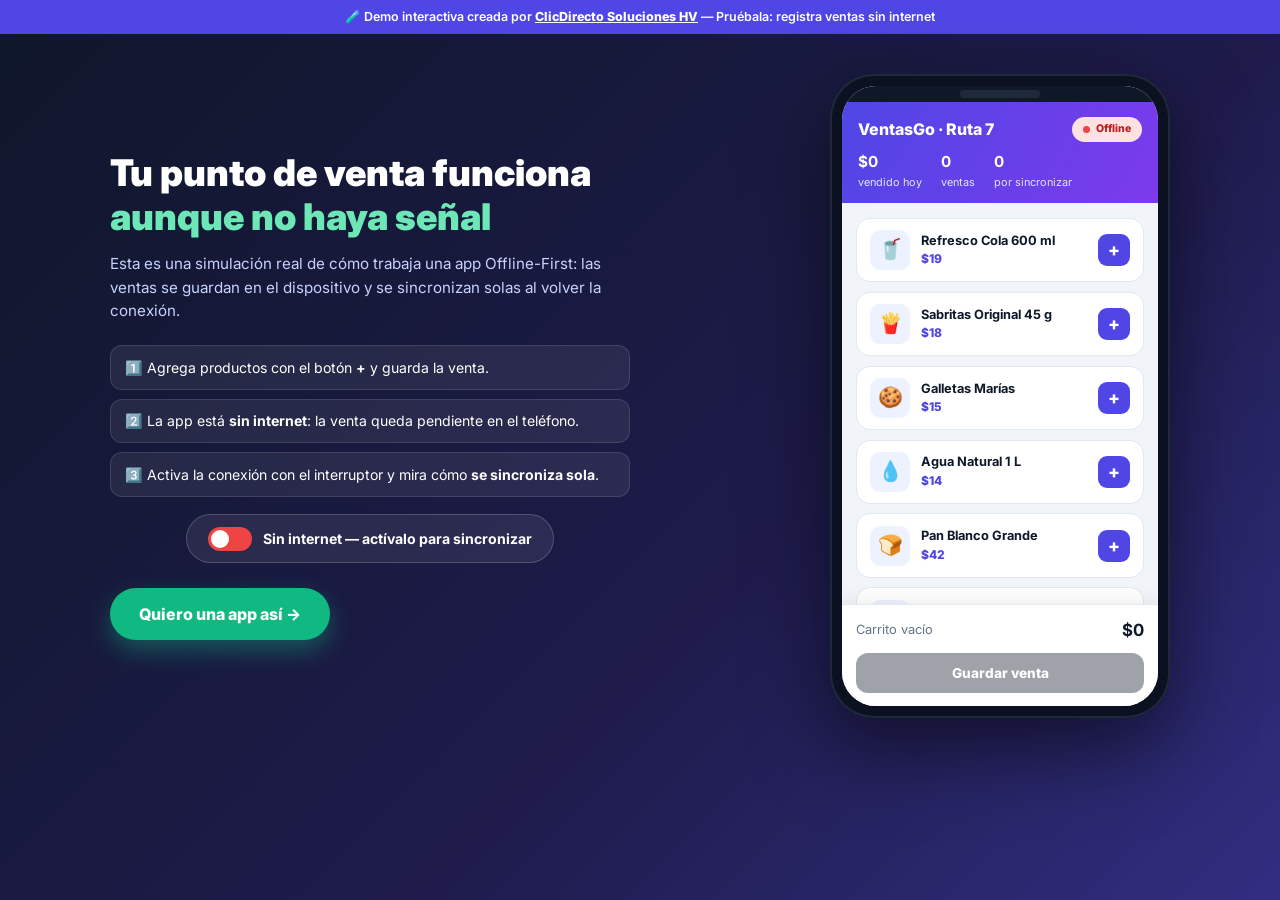
<file: demos/app-ventas.html>
<!DOCTYPE html>
<html lang="es">
<head>
  <meta charset="UTF-8">
  <meta name="viewport" content="width=device-width, initial-scale=1.0">
  <title>App Móvil de Ventas Offline-First — Demo Interactiva</title>
  <meta name="description" content="Demo interactiva de app móvil de ventas offline-first creada por ClicDirecto Soluciones HV.">
  <meta name="robots" content="noindex">
  <link rel="icon" type="image/svg+xml" href="../assets/favicon.svg">
  <link rel="preconnect" href="https://fonts.googleapis.com">
  <link rel="preconnect" href="https://fonts.gstatic.com" crossorigin>
  <link href="https://fonts.googleapis.com/css2?family=Inter:wght@400;600;700;800;900&display=swap" rel="stylesheet">
  <style>
    :root{
      --primario:#4f46e5; --violeta:#7c3aed; --verde:#10b981; --rojo:#f43f5e;
      --oscuro:#0f172a; --texto:#334155; --gris:#64748b; --borde:#e2e8f0; --fondo:#f1f5f9;
    }
    *,*::before,*::after{margin:0;padding:0;box-sizing:border-box}
    body{font-family:'Inter',system-ui,sans-serif;background:linear-gradient(135deg,var(--oscuro),#1e1b4b 60%,#312e81);min-height:100vh;color:#fff;line-height:1.55}
    a{text-decoration:none;color:inherit}
    button{font-family:inherit;cursor:pointer;border:none}

    .demo-bar{background:#4f46e5;color:#fff;font-size:.78rem;font-weight:600;text-align:center;padding:.45rem 1rem}
    .demo-bar a{text-decoration:underline;font-weight:800}

    .wrap{width:min(100% - 2rem,1060px);margin-inline:auto;padding:2.5rem 0 3.5rem;display:flex;flex-direction:column;gap:2.5rem;align-items:center}

    .info{text-align:center;max-width:520px}
    .info h1{font-size:clamp(1.6rem,4.5vw,2.3rem);font-weight:900;line-height:1.2;margin-bottom:.8rem}
    .info h1 span{color:#6ee7b7}
    .info p{color:#c7d2fe;font-size:.95rem;margin-bottom:1.4rem}
    .info__tips{display:flex;flex-direction:column;gap:.55rem;text-align:left;font-size:.88rem}
    .info__tips li{list-style:none;background:rgba(255,255,255,.07);border:1px solid rgba(255,255,255,.12);padding:.65rem .9rem;border-radius:12px}
    .cta{display:inline-block;margin-top:1.6rem;background:var(--verde);color:#fff;font-weight:800;padding:.85rem 1.8rem;border-radius:999px;box-shadow:0 10px 25px rgba(16,185,129,.4);transition:.25s}
    .cta:hover{transform:translateY(-2px)}

    /* Teléfono */
    .phone{width:340px;max-width:100%;background:#0b1120;border-radius:44px;padding:12px;box-shadow:0 30px 80px rgba(0,0,0,.55),inset 0 0 0 2px #1e293b;flex-shrink:0}
    .phone__screen{background:var(--fondo);border-radius:34px;overflow:hidden;height:620px;display:flex;flex-direction:column;color:var(--texto);position:relative}
    .phone__notch{height:26px;background:var(--oscuro);display:flex;align-items:center;justify-content:center}
    .phone__notch::after{content:'';width:80px;height:8px;border-radius:8px;background:#1e293b}

    .app-head{background:linear-gradient(120deg,var(--primario),var(--violeta));color:#fff;padding:.9rem 1rem .8rem}
    .app-head__top{display:flex;justify-content:space-between;align-items:center;margin-bottom:.5rem}
    .app-head h2{font-size:1rem;font-weight:800}
    .badge{display:inline-flex;align-items:center;gap:.35rem;font-size:.66rem;font-weight:800;padding:.28rem .7rem;border-radius:999px;transition:.3s}
    .badge__dot{width:7px;height:7px;border-radius:50%}
    .badge--off{background:#fee2e2;color:#b91c1c}
    .badge--off .badge__dot{background:#ef4444;animation:parp 1.3s infinite}
    .badge--on{background:#d1fae5;color:#047857}
    .badge--on .badge__dot{background:#10b981}
    @keyframes parp{50%{opacity:.3}}
    .app-head__stats{display:flex;gap:1.2rem;font-size:.68rem;color:#e0e7ff}
    .app-head__stats strong{display:block;font-size:.95rem;color:#fff}

    .app-body{flex-grow:1;overflow-y:auto;padding:.9rem;display:flex;flex-direction:column;gap:.6rem}
    .prod{background:#fff;border:1px solid var(--borde);border-radius:14px;padding:.7rem .8rem;display:flex;align-items:center;gap:.7rem}
    .prod__emoji{width:40px;height:40px;border-radius:10px;background:#eef2ff;display:grid;place-items:center;font-size:1.25rem;flex-shrink:0}
    .prod__info{flex-grow:1;min-width:0}
    .prod__name{font-size:.8rem;font-weight:700;color:var(--oscuro);white-space:nowrap;overflow:hidden;text-overflow:ellipsis}
    .prod__price{font-size:.75rem;font-weight:800;color:var(--primario)}
    .prod__add{width:32px;height:32px;border-radius:9px;background:var(--primario);color:#fff;font-size:1.1rem;font-weight:800;display:grid;place-items:center;transition:.15s;flex-shrink:0}
    .prod__add:active{transform:scale(.88)}

    .app-cart{background:#fff;border-top:1px solid var(--borde);padding:.8rem .9rem;box-shadow:0 -6px 16px rgba(15,23,42,.06)}
    .app-cart__row{display:flex;justify-content:space-between;align-items:center;margin-bottom:.6rem;font-size:.8rem}
    .app-cart__row strong{font-size:1.05rem;color:var(--oscuro)}
    .app-cart__count{color:var(--gris)}
    .btn-save{width:100%;padding:.75rem;border-radius:12px;background:var(--oscuro);color:#fff;font-weight:800;font-size:.85rem;transition:.2s}
    .btn-save:disabled{opacity:.4;cursor:not-allowed}

    .pendientes{margin-top:.55rem;font-size:.7rem;font-weight:700;color:#b45309;background:#fef3c7;border:1px solid #fde68a;border-radius:10px;padding:.45rem .7rem;display:none;align-items:center;gap:.4rem}
    .pendientes.show{display:flex}

    .toast{position:absolute;left:50%;bottom:110px;transform:translateX(-50%) translateY(20px);background:var(--oscuro);color:#fff;font-size:.72rem;font-weight:700;padding:.55rem 1rem;border-radius:999px;opacity:0;transition:.35s;pointer-events:none;white-space:nowrap;z-index:10}
    .toast.show{opacity:1;transform:translateX(-50%) translateY(0)}
    .toast--ok{background:var(--verde)}

    .controls{margin-top:1.1rem;display:flex;justify-content:center}
    .toggle{display:inline-flex;align-items:center;gap:.7rem;background:rgba(255,255,255,.08);border:1px solid rgba(255,255,255,.18);padding:.7rem 1.3rem;border-radius:999px;color:#fff;font-weight:700;font-size:.88rem;transition:.25s}
    .toggle:hover{background:rgba(255,255,255,.15)}
    .toggle__sw{width:44px;height:24px;border-radius:999px;background:#ef4444;position:relative;transition:.3s}
    .toggle__sw::after{content:'';position:absolute;top:3px;left:3px;width:18px;height:18px;border-radius:50%;background:#fff;transition:.3s}
    .toggle.on .toggle__sw{background:var(--verde)}
    .toggle.on .toggle__sw::after{left:23px}

    @media(min-width:900px){
      .wrap{flex-direction:row;justify-content:space-between;align-items:center}
      .info{text-align:left}
    }
  </style>
</head>
<body>
  <div class="demo-bar">🧪 Demo interactiva creada por <a href="../index.html#portafolio">ClicDirecto Soluciones HV</a> — Pruébala: registra ventas sin internet</div>

  <div class="wrap">
    <div class="info">
      <h1>Tu punto de venta funciona <span>aunque no haya señal</span></h1>
      <p>Esta es una simulación real de cómo trabaja una app Offline-First: las ventas se guardan en el dispositivo y se sincronizan solas al volver la conexión.</p>
      <ul class="info__tips">
        <li>1️⃣ Agrega productos con el botón <strong>+</strong> y guarda la venta.</li>
        <li>2️⃣ La app está <strong>sin internet</strong>: la venta queda pendiente en el teléfono.</li>
        <li>3️⃣ Activa la conexión con el interruptor y mira cómo <strong>se sincroniza sola</strong>.</li>
      </ul>
      <div class="controls">
        <button class="toggle" id="toggleNet" aria-pressed="false">
          <span class="toggle__sw"></span>
          <span id="toggleTxt">Sin internet — actívalo para sincronizar</span>
        </button>
      </div>
      <a class="cta" href="https://wa.me/525610853003?text=Hola%2C%20prob%C3%A9%20la%20demo%20de%20la%20app%20de%20ventas%20y%20quiero%20una%20para%20mi%20negocio" target="_blank" rel="noopener">Quiero una app así →</a>
    </div>

    <div class="phone">
      <div class="phone__screen">
        <div class="phone__notch"></div>
        <div class="app-head">
          <div class="app-head__top">
            <h2>VentasGo · Ruta 7</h2>
            <span class="badge badge--off" id="netBadge"><span class="badge__dot"></span><span id="netTxt">Offline</span></span>
          </div>
          <div class="app-head__stats">
            <div><strong id="statHoy">$0</strong>vendido hoy</div>
            <div><strong id="statVentas">0</strong>ventas</div>
            <div><strong id="statSync">0</strong>por sincronizar</div>
          </div>
        </div>

        <div class="app-body" id="lista"></div>

        <div class="app-cart">
          <div class="app-cart__row">
            <span class="app-cart__count" id="carritoCount">Carrito vacío</span>
            <strong id="carritoTotal">$0</strong>
          </div>
          <button class="btn-save" id="btnGuardar" disabled>Guardar venta</button>
          <div class="pendientes" id="pendientes">⏳ <span id="pendientesTxt"></span></div>
        </div>

        <div class="toast" id="toast"></div>
      </div>
    </div>
  </div>

  <script>
    const catalogo = [
      { n:'Refresco Cola 600 ml', p:19, e:'🥤' },
      { n:'Sabritas Original 45 g', p:18, e:'🍟' },
      { n:'Galletas Marías', p:15, e:'🍪' },
      { n:'Agua Natural 1 L', p:14, e:'💧' },
      { n:'Pan Blanco Grande', p:42, e:'🍞' },
      { n:'Leche Entera 1 L', p:26, e:'🥛' },
      { n:'Huevo (docena)', p:48, e:'🥚' },
      { n:'Jabón de Tocador', p:17, e:'🧼' },
    ];
    let carrito = [], pendientes = [], online = false, totalHoy = 0, numVentas = 0;

    const $ = id => document.getElementById(id);
    const money = v => '$' + v.toLocaleString('es-MX');

    // Render catálogo
    $('lista').innerHTML = catalogo.map((p, i) => `
      <div class="prod">
        <div class="prod__emoji">${p.e}</div>
        <div class="prod__info">
          <div class="prod__name">${p.n}</div>
          <div class="prod__price">${money(p.p)}</div>
        </div>
        <button class="prod__add" data-i="${i}" aria-label="Agregar ${p.n}">+</button>
      </div>`).join('');

    $('lista').addEventListener('click', e => {
      const btn = e.target.closest('.prod__add');
      if (!btn) return;
      carrito.push(catalogo[btn.dataset.i]);
      pintaCarrito();
    });

    function pintaCarrito() {
      const total = carrito.reduce((s, p) => s + p.p, 0);
      $('carritoTotal').textContent = money(total);
      $('carritoCount').textContent = carrito.length
        ? carrito.length + ' producto' + (carrito.length > 1 ? 's' : '')
        : 'Carrito vacío';
      $('btnGuardar').disabled = !carrito.length;
    }

    function toast(msg, ok) {
      const t = $('toast');
      t.textContent = msg;
      t.className = 'toast show' + (ok ? ' toast--ok' : '');
      clearTimeout(t._h);
      t._h = setTimeout(() => t.classList.remove('show'), 2200);
    }

    function pintaStats() {
      $('statHoy').textContent = money(totalHoy);
      $('statVentas').textContent = numVentas;
      $('statSync').textContent = pendientes.length;
      const box = $('pendientes');
      if (pendientes.length) {
        box.classList.add('show');
        $('pendientesTxt').textContent = pendientes.length + ' venta(s) guardada(s) en el teléfono, esperando conexión…';
      } else {
        box.classList.remove('show');
      }
    }

    $('btnGuardar').addEventListener('click', () => {
      const total = carrito.reduce((s, p) => s + p.p, 0);
      totalHoy += total; numVentas++;
      carrito = [];
      pintaCarrito();
      if (online) {
        toast('✓ Venta sincronizada en la nube', true);
      } else {
        pendientes.push(total);
        toast('💾 Sin señal: venta guardada localmente');
      }
      pintaStats();
    });

    $('toggleNet').addEventListener('click', function () {
      online = !online;
      this.classList.toggle('on', online);
      this.setAttribute('aria-pressed', String(online));
      const badge = $('netBadge');
      badge.className = 'badge ' + (online ? 'badge--on' : 'badge--off');
      $('netTxt').textContent = online ? 'Online' : 'Offline';
      $('toggleTxt').textContent = online ? 'Con internet — apágalo para probar offline' : 'Sin internet — actívalo para sincronizar';
      if (online && pendientes.length) {
        const n = pendientes.length;
        setTimeout(() => {
          pendientes = [];
          pintaStats();
          toast('☁️ ' + n + ' venta(s) sincronizada(s) automáticamente', true);
        }, 900);
      }
    });

    pintaCarrito(); pintaStats();
  </script>
</body>
</html>
</file>
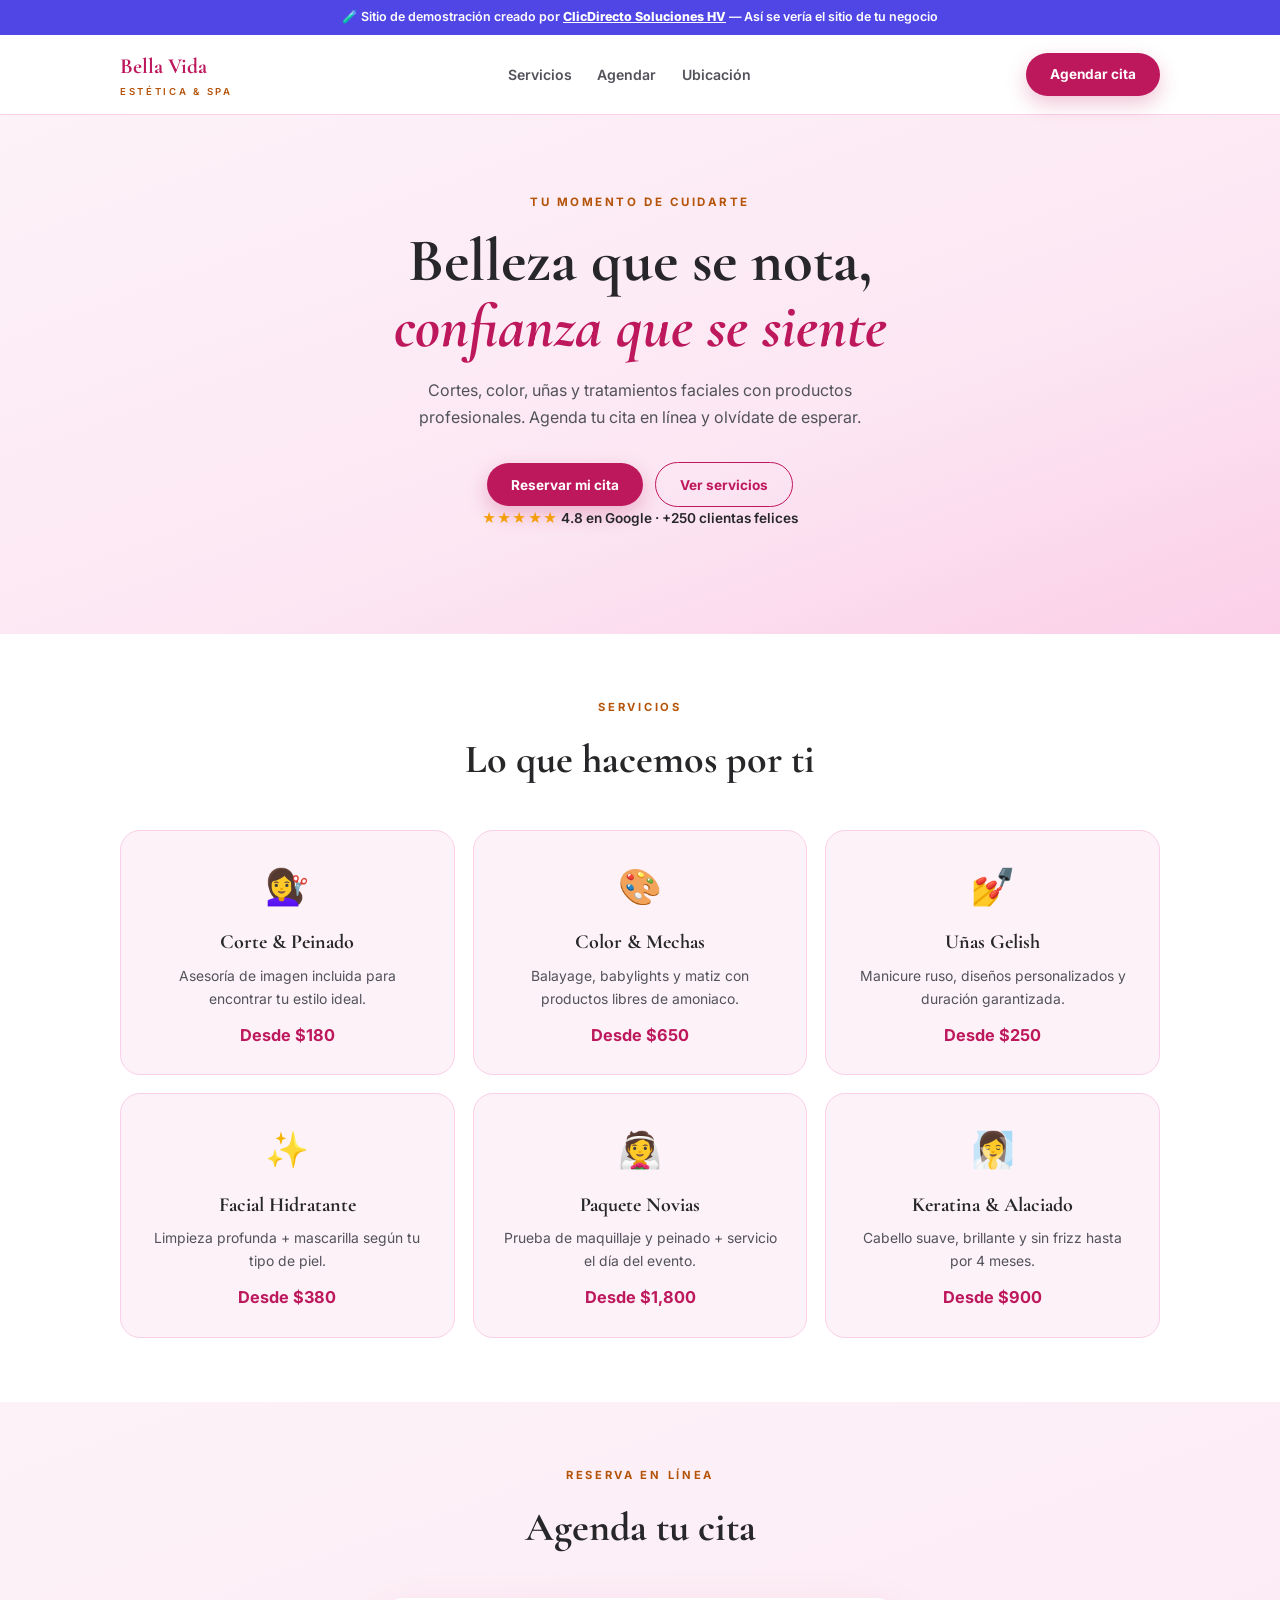
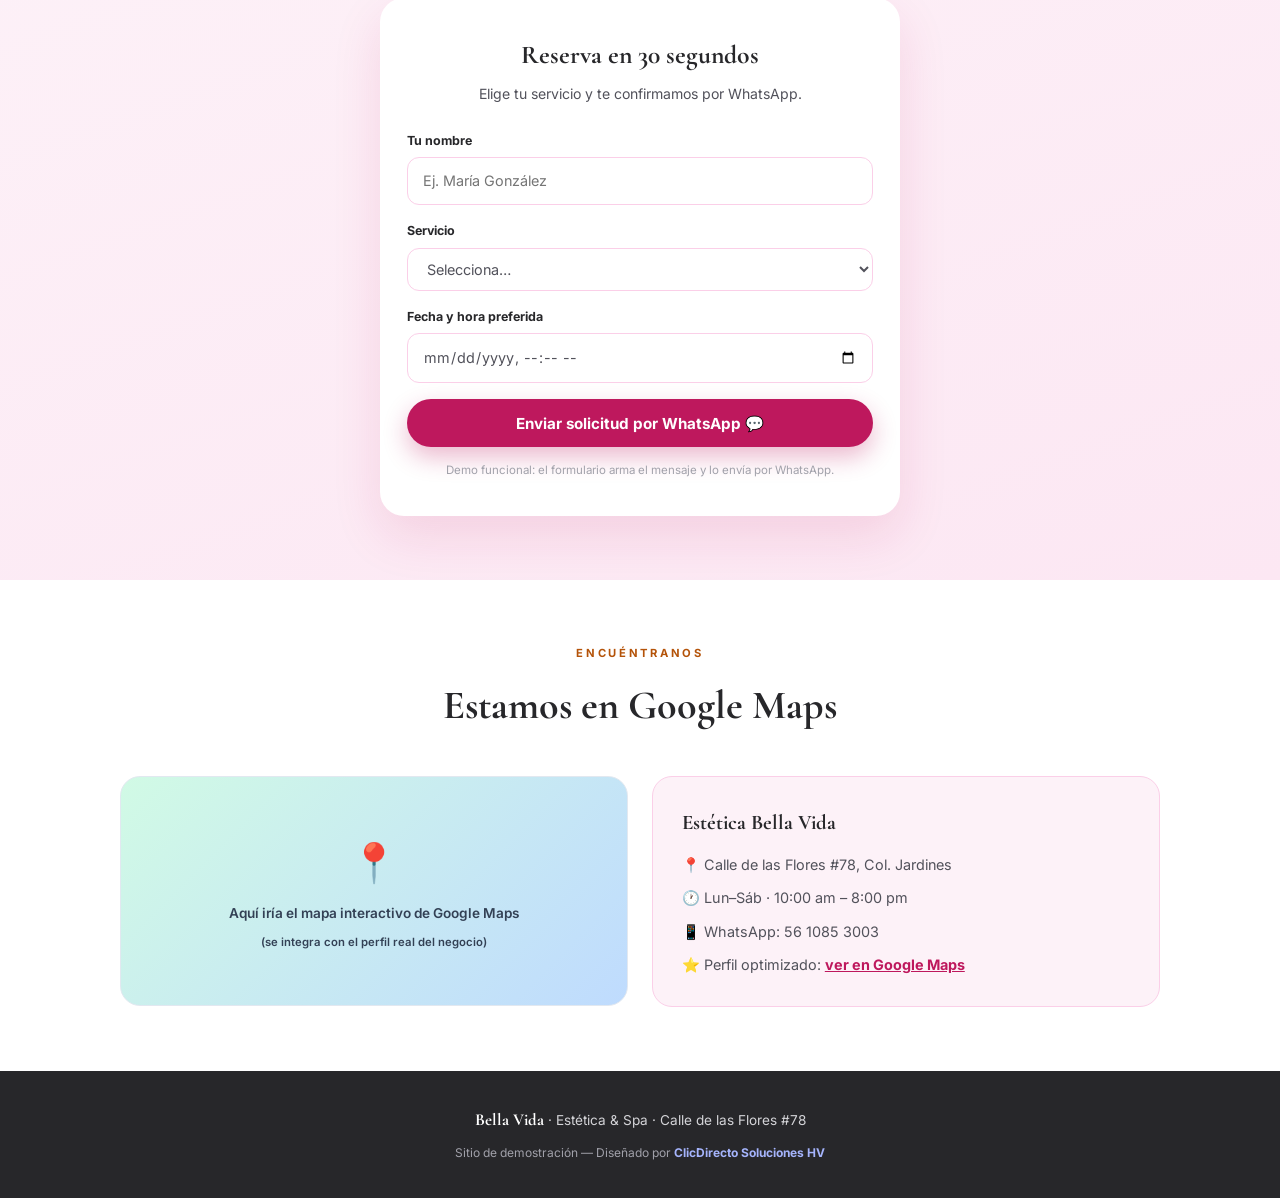
<file: demos/estetica.html>
<!DOCTYPE html>
<html lang="es">
<head>
  <meta charset="UTF-8">
  <meta name="viewport" content="width=device-width, initial-scale=1.0">
  <title>Estética Bella Vida | Belleza y bienestar — Demo</title>
  <meta name="description" content="Demo de sitio web para estética con agenda de citas creada por ClicDirecto Soluciones HV.">
  <meta name="robots" content="noindex">
  <link rel="icon" type="image/svg+xml" href="../assets/favicon.svg">
  <link rel="preconnect" href="https://fonts.googleapis.com">
  <link rel="preconnect" href="https://fonts.gstatic.com" crossorigin>
  <link href="https://fonts.googleapis.com/css2?family=Cormorant+Garamond:wght@600;700&family=Inter:wght@400;500;600;700&display=swap" rel="stylesheet">
  <style>
    :root{
      --rosa:#be185d; --rosa-suave:#fdf2f8; --rosa-med:#f9a8d4; --dorado:#b45309;
      --oscuro:#27272a; --texto:#52525b; --borde:#fbcfe8; --blanco:#fff;
      --serif:'Cormorant Garamond',serif; --sans:'Inter',system-ui,sans-serif;
    }
    *,*::before,*::after{margin:0;padding:0;box-sizing:border-box}
    html{scroll-behavior:smooth}
    body{font-family:var(--sans);background:var(--blanco);color:var(--texto);line-height:1.65}
    a{text-decoration:none;color:inherit}
    button{font-family:inherit;cursor:pointer}
    .container{width:min(100% - 2rem,1040px);margin-inline:auto}

    .demo-bar{background:#4f46e5;color:#fff;font-size:.78rem;font-weight:600;text-align:center;padding:.45rem 1rem}
    .demo-bar a{text-decoration:underline;font-weight:800}

    header.top{position:sticky;top:0;z-index:50;background:rgba(255,255,255,.94);backdrop-filter:blur(8px);border-bottom:1px solid var(--borde);padding:.85rem 0}
    .top__inner{display:flex;align-items:center;justify-content:space-between;gap:1rem}
    .brand{font-family:var(--serif);font-size:1.35rem;font-weight:700;color:var(--rosa)}
    .brand small{display:block;font-family:var(--sans);font-size:.6rem;font-weight:600;letter-spacing:.28em;text-transform:uppercase;color:var(--dorado)}
    .top__nav{display:none;gap:1.6rem;font-size:.88rem;font-weight:600}
    .top__nav a:hover{color:var(--rosa)}
    .btn{display:inline-block;font-weight:700;border-radius:999px;transition:.25s;text-align:center}
    .btn--rosa{background:var(--rosa);color:#fff;padding:.65rem 1.5rem;font-size:.85rem;box-shadow:0 8px 20px rgba(190,24,93,.25)}
    .btn--rosa:hover{transform:translateY(-2px);background:#9d174d}

    .hero{background:linear-gradient(160deg,var(--rosa-suave),#fce7f3 60%,#fbcfe8);padding:4.5rem 0;text-align:center}
    .hero__tag{display:inline-block;font-size:.72rem;font-weight:700;letter-spacing:.22em;text-transform:uppercase;color:var(--dorado);margin-bottom:1rem}
    .hero h1{font-family:var(--serif);font-size:clamp(2.3rem,7vw,3.8rem);font-weight:700;color:var(--oscuro);line-height:1.1;margin-bottom:1rem}
    .hero h1 em{color:var(--rosa);font-style:italic}
    .hero p{max-width:520px;margin:0 auto 2rem}
    .hero__acts{display:flex;flex-direction:column;gap:.8rem;align-items:center}
    .btn--ghost{border:1.5px solid var(--rosa);color:var(--rosa);padding:.65rem 1.5rem;font-size:.85rem}
    .btn--ghost:hover{background:var(--rosa);color:#fff}
    .hero__rating{margin-top:2rem;font-size:.85rem;font-weight:600;color:var(--oscuro)}
    .hero__rating span{color:#f59e0b;letter-spacing:.1em}

    .section{padding:4rem 0}
    .sec-tag{display:block;text-align:center;font-size:.7rem;font-weight:700;letter-spacing:.24em;text-transform:uppercase;color:var(--dorado);margin-bottom:.6rem}
    .sec-title{text-align:center;font-family:var(--serif);font-size:clamp(1.8rem,4.5vw,2.5rem);font-weight:700;color:var(--oscuro);margin-bottom:2.4rem}

    .servicios{background:var(--blanco)}
    .serv-grid{display:grid;grid-template-columns:1fr;gap:1.1rem}
    .serv{background:var(--rosa-suave);border:1px solid var(--borde);border-radius:20px;padding:1.6rem;text-align:center;transition:.25s}
    .serv:hover{transform:translateY(-5px);box-shadow:0 16px 35px rgba(190,24,93,.13)}
    .serv__emoji{font-size:2.2rem;margin-bottom:.7rem}
    .serv h3{font-family:var(--serif);font-size:1.25rem;color:var(--oscuro);margin-bottom:.35rem}
    .serv p{font-size:.87rem;margin-bottom:.7rem}
    .serv strong{color:var(--rosa);font-size:1.02rem}

    .cita{background:linear-gradient(160deg,#fdf2f8,#fce7f3)}
    .cita__box{max-width:520px;margin:0 auto;background:#fff;border-radius:24px;padding:2.2rem 1.7rem;box-shadow:0 20px 50px rgba(190,24,93,.12)}
    .cita__box h3{font-family:var(--serif);font-size:1.6rem;color:var(--oscuro);text-align:center;margin-bottom:.4rem}
    .cita__box>p{text-align:center;font-size:.88rem;margin-bottom:1.6rem}
    .campo{margin-bottom:1rem}
    .campo label{display:block;font-size:.78rem;font-weight:700;color:var(--oscuro);margin-bottom:.35rem}
    .campo input,.campo select{width:100%;padding:.7rem .9rem;border:1.5px solid var(--borde);border-radius:12px;font:inherit;font-size:.9rem;color:var(--texto);background:#fff;outline:none;transition:.2s}
    .campo input:focus,.campo select:focus{border-color:var(--rosa)}
    .cita__btn{width:100%;border:none;background:var(--rosa);color:#fff;font-weight:700;font-size:.95rem;padding:.9rem;border-radius:999px;transition:.25s;box-shadow:0 10px 24px rgba(190,24,93,.3)}
    .cita__btn:hover{background:#9d174d;transform:translateY(-2px)}
    .cita__ok{display:none;text-align:center;background:#ecfdf5;border:1.5px solid #a7f3d0;color:#047857;font-weight:600;font-size:.88rem;border-radius:14px;padding:1rem;margin-top:1rem}
    .cita__ok.show{display:block}
    .cita__nota{text-align:center;font-size:.72rem;color:#a1a1aa;margin-top:.9rem}

    .maps{background:var(--blanco)}
    .maps__grid{display:grid;grid-template-columns:1fr;gap:1.5rem;align-items:center}
    .maps__card{background:var(--rosa-suave);border:1px solid var(--borde);border-radius:20px;padding:1.8rem}
    .maps__card h3{font-family:var(--serif);font-size:1.3rem;color:var(--oscuro);margin-bottom:.8rem}
    .maps__card ul{list-style:none;display:flex;flex-direction:column;gap:.6rem;font-size:.9rem}
    .maps__card a{color:var(--rosa);font-weight:700;text-decoration:underline}
    .maps__fake{height:230px;border-radius:20px;background:linear-gradient(135deg,#d1fae5,#bfdbfe);display:flex;flex-direction:column;align-items:center;justify-content:center;gap:.5rem;color:#334155;font-weight:600;font-size:.85rem;border:1px solid #e2e8f0}
    .maps__fake span{font-size:2.4rem}

    footer.pie{background:var(--oscuro);color:#d4d4d8;text-align:center;padding:2.2rem 1rem;font-size:.85rem}
    footer.pie strong{color:#fff;font-family:var(--serif);font-size:1.05rem}
    footer.pie .credit{margin-top:.6rem;font-size:.75rem;color:#a1a1aa}
    footer.pie .credit a{color:#a5b4fc;font-weight:700}

    @media(min-width:640px){
      .serv-grid{grid-template-columns:repeat(2,1fr)}
      .hero__acts{flex-direction:row;justify-content:center}
      .top__nav{display:flex}
    }
    @media(min-width:960px){
      .serv-grid{grid-template-columns:repeat(3,1fr)}
      .maps__grid{grid-template-columns:1fr 1fr}
    }
  </style>
</head>
<body>
  <div class="demo-bar">🧪 Sitio de demostración creado por <a href="../index.html#portafolio">ClicDirecto Soluciones HV</a> — Así se vería el sitio de tu negocio</div>

  <header class="top">
    <div class="container top__inner">
      <div class="brand">Bella Vida<small>Estética & Spa</small></div>
      <nav class="top__nav">
        <a href="#servicios">Servicios</a>
        <a href="#cita">Agendar</a>
        <a href="#ubicacion">Ubicación</a>
      </nav>
      <a class="btn btn--rosa" href="#cita">Agendar cita</a>
    </div>
  </header>

  <section class="hero">
    <div class="container">
      <span class="hero__tag">Tu momento de cuidarte</span>
      <h1>Belleza que se nota,<br><em>confianza que se siente</em></h1>
      <p>Cortes, color, uñas y tratamientos faciales con productos profesionales. Agenda tu cita en línea y olvídate de esperar.</p>
      <div class="hero__acts">
        <a class="btn btn--rosa" href="#cita">Reservar mi cita</a>
        <a class="btn btn--ghost" href="#servicios">Ver servicios</a>
      </div>
      <p class="hero__rating"><span>★★★★★</span> 4.8 en Google · +250 clientas felices</p>
    </div>
  </section>

  <section class="section servicios" id="servicios">
    <div class="container">
      <span class="sec-tag">Servicios</span>
      <h2 class="sec-title">Lo que hacemos por ti</h2>
      <div class="serv-grid">
        <article class="serv"><div class="serv__emoji">💇‍♀️</div><h3>Corte & Peinado</h3><p>Asesoría de imagen incluida para encontrar tu estilo ideal.</p><strong>Desde $180</strong></article>
        <article class="serv"><div class="serv__emoji">🎨</div><h3>Color & Mechas</h3><p>Balayage, babylights y matiz con productos libres de amoniaco.</p><strong>Desde $650</strong></article>
        <article class="serv"><div class="serv__emoji">💅</div><h3>Uñas Gelish</h3><p>Manicure ruso, diseños personalizados y duración garantizada.</p><strong>Desde $250</strong></article>
        <article class="serv"><div class="serv__emoji">✨</div><h3>Facial Hidratante</h3><p>Limpieza profunda + mascarilla según tu tipo de piel.</p><strong>Desde $380</strong></article>
        <article class="serv"><div class="serv__emoji">👰</div><h3>Paquete Novias</h3><p>Prueba de maquillaje y peinado + servicio el día del evento.</p><strong>Desde $1,800</strong></article>
        <article class="serv"><div class="serv__emoji">🧖‍♀️</div><h3>Keratina & Alaciado</h3><p>Cabello suave, brillante y sin frizz hasta por 4 meses.</p><strong>Desde $900</strong></article>
      </div>
    </div>
  </section>

  <section class="section cita" id="cita">
    <div class="container">
      <span class="sec-tag">Reserva en línea</span>
      <h2 class="sec-title">Agenda tu cita</h2>
      <div class="cita__box">
        <h3>Reserva en 30 segundos</h3>
        <p>Elige tu servicio y te confirmamos por WhatsApp.</p>
        <form id="formCita">
          <div class="campo">
            <label for="nombre">Tu nombre</label>
            <input type="text" id="nombre" required placeholder="Ej. María González">
          </div>
          <div class="campo">
            <label for="servicio">Servicio</label>
            <select id="servicio" required>
              <option value="">Selecciona…</option>
              <option>Corte & Peinado</option>
              <option>Color & Mechas</option>
              <option>Uñas Gelish</option>
              <option>Facial Hidratante</option>
              <option>Paquete Novias</option>
              <option>Keratina & Alaciado</option>
            </select>
          </div>
          <div class="campo">
            <label for="fecha">Fecha y hora preferida</label>
            <input type="datetime-local" id="fecha" required>
          </div>
          <button type="submit" class="cita__btn">Enviar solicitud por WhatsApp 💬</button>
          <div class="cita__ok" id="citaOk">✓ ¡Listo! Se abrirá WhatsApp con tu solicitud prellenada.</div>
          <p class="cita__nota">Demo funcional: el formulario arma el mensaje y lo envía por WhatsApp.</p>
        </form>
      </div>
    </div>
  </section>

  <section class="section maps" id="ubicacion">
    <div class="container">
      <span class="sec-tag">Encuéntranos</span>
      <h2 class="sec-title">Estamos en Google Maps</h2>
      <div class="maps__grid">
        <div class="maps__fake"><span>📍</span>Aquí iría el mapa interactivo de Google Maps<small>(se integra con el perfil real del negocio)</small></div>
        <div class="maps__card">
          <h3>Estética Bella Vida</h3>
          <ul>
            <li>📍 Calle de las Flores #78, Col. Jardines</li>
            <li>🕐 Lun–Sáb · 10:00 am – 8:00 pm</li>
            <li>📱 WhatsApp: 56 1085 3003</li>
            <li>⭐ Perfil optimizado: <a href="https://maps.google.com" target="_blank" rel="noopener">ver en Google Maps</a></li>
          </ul>
        </div>
      </div>
    </div>
  </section>

  <footer class="pie">
    <p><strong>Bella Vida</strong> · Estética & Spa · Calle de las Flores #78</p>
    <p class="credit">Sitio de demostración — Diseñado por <a href="../index.html">ClicDirecto Soluciones HV</a></p>
  </footer>

  <script>
    document.getElementById('formCita').addEventListener('submit', function (e) {
      e.preventDefault();
      const nombre = document.getElementById('nombre').value.trim();
      const servicio = document.getElementById('servicio').value;
      const fecha = document.getElementById('fecha').value;
      const f = fecha ? new Date(fecha).toLocaleString('es-MX', { dateStyle: 'long', timeStyle: 'short' }) : '';
      const msg = `Hola, soy ${nombre}. Quiero agendar: ${servicio} para el ${f}. (Demo Bella Vida)`;
      document.getElementById('citaOk').classList.add('show');
      window.open('https://wa.me/525610853003?text=' + encodeURIComponent(msg), '_blank');
    });
  </script>
</body>
</html>
</file>
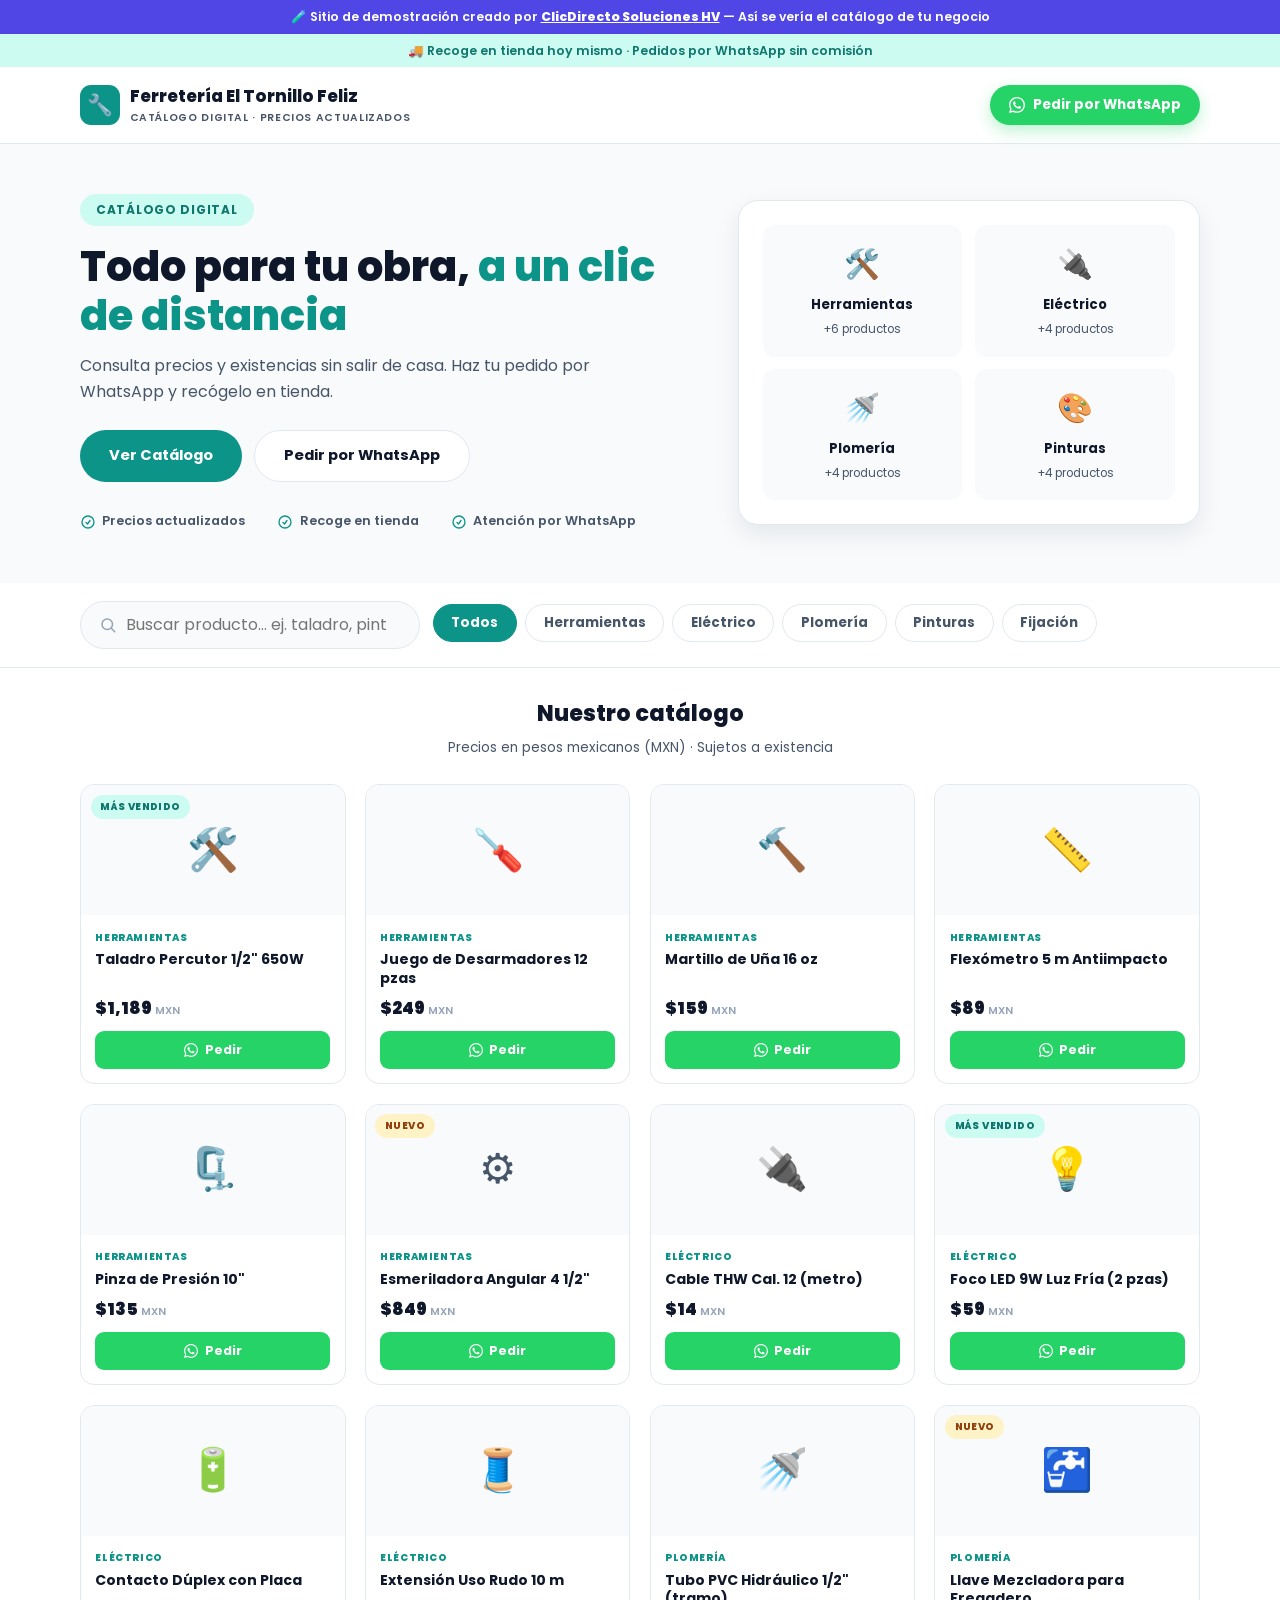
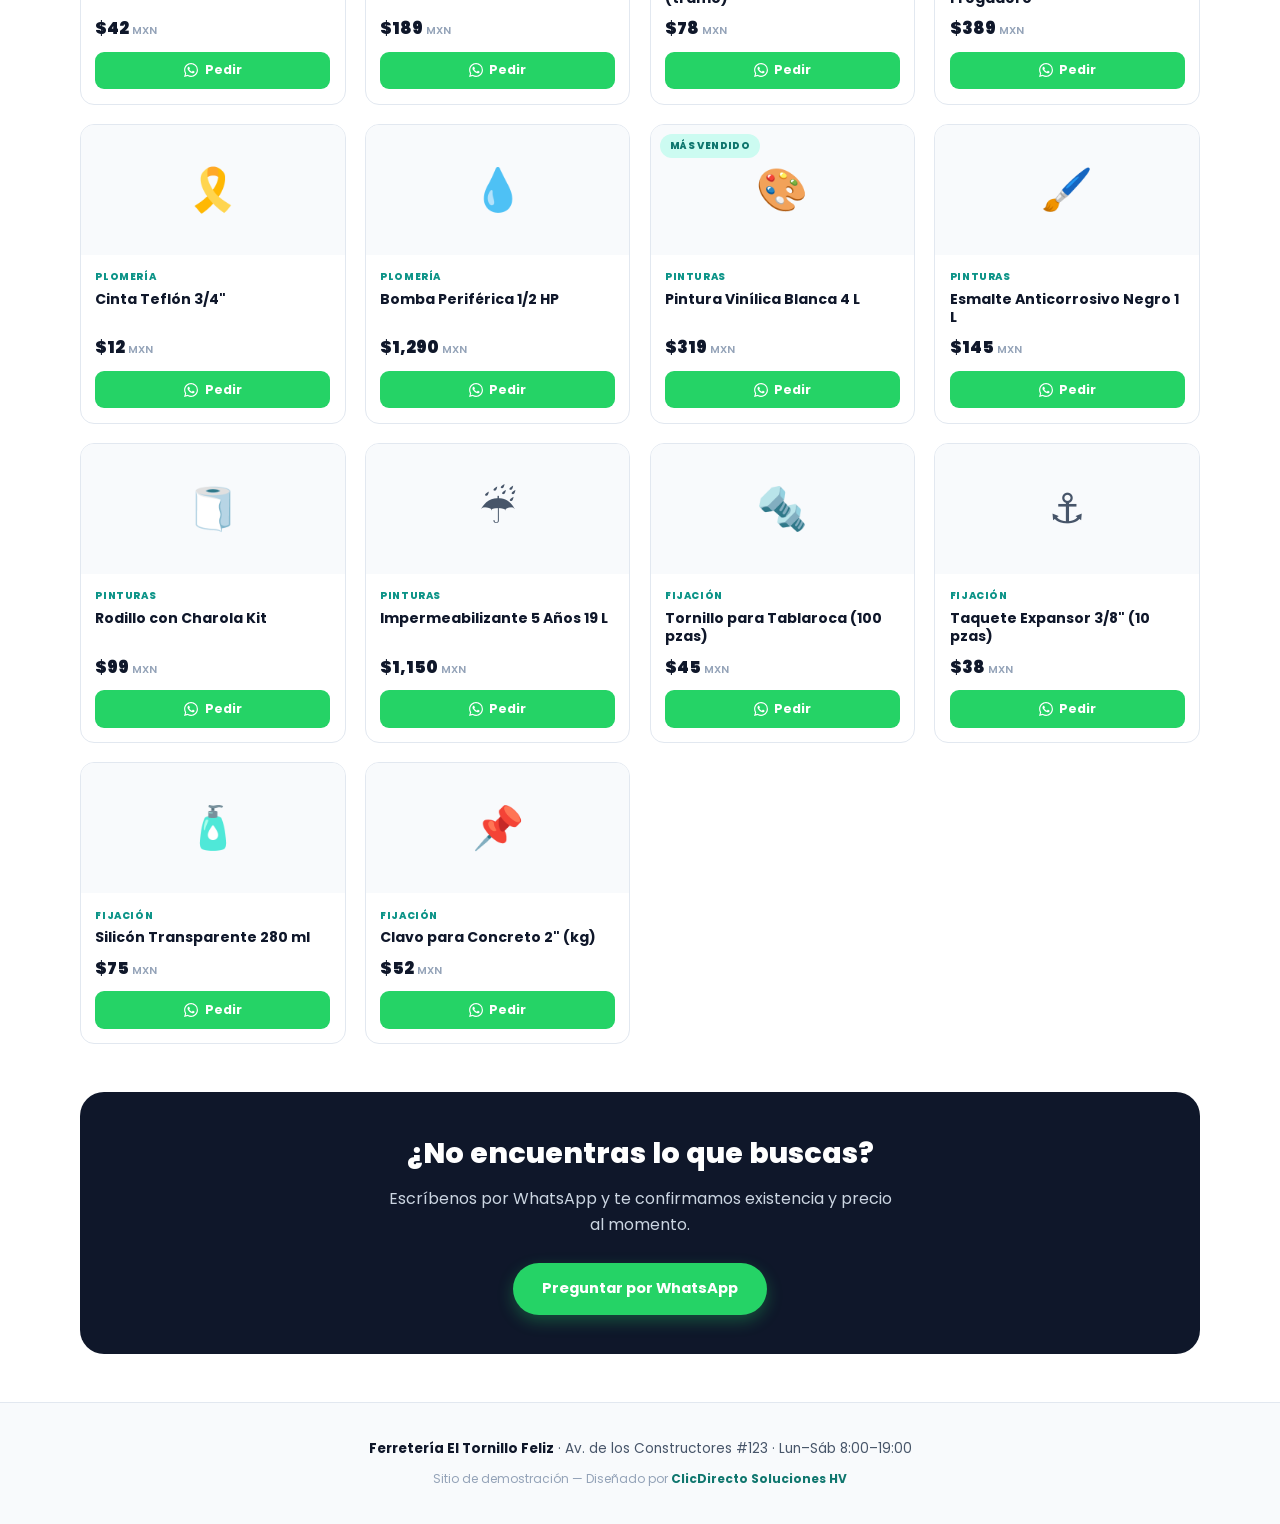
<file: demos/ferreteria.html>
<!DOCTYPE html>
<html lang="es">
<head>
  <meta charset="UTF-8">
  <meta name="viewport" content="width=device-width, initial-scale=1.0">
  <title>Ferretería El Tornillo Feliz | Catálogo Digital — Demo</title>
  <meta name="description" content="Demo de catálogo digital para ferretería creado por ClicDirecto Soluciones HV.">
  <meta name="robots" content="noindex">
  <link rel="icon" type="image/svg+xml" href="../assets/favicon.svg">
  <link rel="preconnect" href="https://fonts.googleapis.com">
  <link rel="preconnect" href="https://fonts.gstatic.com" crossorigin>
  <link href="https://fonts.googleapis.com/css2?family=Poppins:wght@400;500;600;700;800;900&display=swap" rel="stylesheet">
  <style>
    :root{
      --teal:#0d9488; --teal-osc:#0f766e; --teal-claro:#ccfbf1;
      --navy:#0f172a; --gris:#475569; --gris-claro:#f8fafc;
      --borde:#e2e8f0; --wa:#25d366;
      --radius:14px; --sombra:0 10px 25px rgba(15,23,42,.08);
    }
    *,*::before,*::after{margin:0;padding:0;box-sizing:border-box}
    html{scroll-behavior:smooth}
    body{font-family:'Poppins',system-ui,sans-serif;background:#fff;color:var(--gris);line-height:1.6}
    a{text-decoration:none;color:inherit}
    .container{width:min(100% - 2rem,1120px);margin-inline:auto}

    .demo-bar{background:#4f46e5;color:#fff;font-size:.78rem;font-weight:600;text-align:center;padding:.45rem 1rem}
    .demo-bar a{text-decoration:underline;font-weight:800}

    .util-bar{background:var(--teal-claro);color:var(--teal-osc);font-size:.78rem;font-weight:600;text-align:center;padding:.4rem 1rem}

    header.top{background:#fff;padding:1rem 0;position:sticky;top:0;z-index:50;box-shadow:0 1px 0 var(--borde)}
    .top__inner{display:flex;align-items:center;justify-content:space-between;gap:1rem;flex-wrap:wrap}
    .brand{display:flex;align-items:center;gap:.6rem;font-weight:800;font-size:1.05rem;color:var(--navy)}
    .brand__icon{width:40px;height:40px;background:var(--teal);border-radius:11px;display:grid;place-items:center;font-size:1.3rem;flex-shrink:0}
    .brand small{display:block;font-size:.66rem;font-weight:600;color:var(--gris);letter-spacing:.06em;text-transform:uppercase}
    .btn{display:inline-flex;align-items:center;justify-content:center;gap:.5rem;font-weight:700;border-radius:999px;transition:.2s}
    .btn--wa{background:var(--wa);color:#fff;font-size:.85rem;padding:.6rem 1.2rem;box-shadow:0 6px 16px rgba(37,211,102,.3)}
    .btn--wa:hover{transform:translateY(-2px)}
    .btn--wa svg{width:16px;height:16px}
    .btn--teal{background:var(--teal);color:#fff;padding:.85rem 1.8rem;font-size:.92rem}
    .btn--teal:hover{background:var(--teal-osc)}
    .btn--outline{border:1.5px solid var(--borde);color:var(--navy);padding:.85rem 1.8rem;font-size:.92rem;background:#fff}
    .btn--outline:hover{border-color:var(--teal);color:var(--teal)}

    /* Hero */
    .hero{background:var(--gris-claro);padding:3.2rem 0}
    .hero__grid{display:grid;grid-template-columns:1fr;gap:2rem;align-items:center}
    .hero__badge{display:inline-block;background:var(--teal-claro);color:var(--teal-osc);font-weight:700;font-size:.75rem;padding:.4rem 1rem;border-radius:999px;margin-bottom:1rem;text-transform:uppercase;letter-spacing:.06em}
    .hero h1{font-size:clamp(1.8rem,5.5vw,2.6rem);font-weight:800;line-height:1.18;margin-bottom:.8rem;color:var(--navy)}
    .hero h1 span{color:var(--teal)}
    .hero p{color:var(--gris);max-width:520px;margin-bottom:1.6rem}
    .hero__actions{display:flex;flex-wrap:wrap;gap:.8rem;margin-bottom:1.8rem}
    .trust{display:flex;flex-wrap:wrap;gap:1.2rem 1.6rem}
    .trust span{display:flex;align-items:center;gap:.4rem;font-size:.8rem;font-weight:600;color:var(--gris)}
    .trust svg{width:16px;height:16px;color:var(--teal)}
    .hero__panel{background:#fff;border:1px solid var(--borde);border-radius:20px;padding:1.5rem;box-shadow:var(--sombra)}
    .hero__panel-grid{display:grid;grid-template-columns:repeat(2,1fr);gap:.8rem}
    .hero__mini{background:var(--gris-claro);border-radius:12px;padding:1rem;text-align:center}
    .hero__mini .emoji{font-size:1.8rem;display:block;margin-bottom:.4rem}
    .hero__mini strong{display:block;font-size:.82rem;color:var(--navy);font-weight:700}
    .hero__mini span{font-size:.72rem;color:var(--gris)}

    /* Toolbar */
    .toolbar{position:sticky;top:65px;z-index:40;background:#fff;padding:1.1rem 0;border-bottom:1px solid var(--borde)}
    .toolbar__inner{display:flex;flex-direction:column;gap:.8rem}
    .search{display:flex;align-items:center;gap:.6rem;background:var(--gris-claro);border:1.5px solid var(--borde);border-radius:999px;padding:.65rem 1.1rem}
    .search svg{width:18px;height:18px;color:#94a3b8;flex-shrink:0}
    .search input{border:none;outline:none;font:inherit;width:100%;background:transparent;color:var(--navy)}
    .cats{display:flex;gap:.5rem;overflow-x:auto;padding-bottom:.2rem;scrollbar-width:none}
    .cats::-webkit-scrollbar{display:none}
    .cat{flex-shrink:0;padding:.5rem 1.1rem;border-radius:999px;background:#fff;border:1.5px solid var(--borde);font-size:.83rem;font-weight:700;color:var(--gris);cursor:pointer;transition:.2s;font-family:inherit}
    .cat.active,.cat:hover{background:var(--teal);border-color:var(--teal);color:#fff}

    .section-label{padding-top:1.8rem;text-align:center}
    .section-label h2{font-size:1.4rem;font-weight:800;color:var(--navy)}
    .section-label p{font-size:.85rem;color:var(--gris);margin-top:.3rem}

    .grid{display:grid;grid-template-columns:repeat(2,1fr);gap:1rem;padding:1.6rem 0 3rem}
    .card{position:relative;background:#fff;border:1px solid var(--borde);border-radius:var(--radius);overflow:hidden;transition:.2s;display:flex;flex-direction:column}
    .card:hover{transform:translateY(-4px);box-shadow:var(--sombra);border-color:var(--teal)}
    .card__badge{position:absolute;top:.6rem;left:.6rem;z-index:2;font-size:.62rem;font-weight:800;padding:.25rem .6rem;border-radius:999px;text-transform:uppercase;letter-spacing:.04em}
    .card__badge--vendido{background:var(--teal-claro);color:var(--teal-osc)}
    .card__badge--nuevo{background:#fef3c7;color:#92400e}
    .card__img{height:110px;display:grid;place-items:center;font-size:2.6rem;background:var(--gris-claro)}
    .card__body{padding:.9rem;display:flex;flex-direction:column;flex-grow:1}
    .card__cat{font-size:.62rem;font-weight:800;text-transform:uppercase;letter-spacing:.06em;color:var(--teal)}
    .card__name{font-size:.88rem;font-weight:700;color:var(--navy);line-height:1.3;margin:.3rem 0 .5rem}
    .card__price{font-size:1.05rem;font-weight:900;color:var(--navy);margin-top:auto}
    .card__price small{font-size:.66rem;font-weight:600;color:#94a3b8}
    .card__btn{margin-top:.6rem;display:flex;align-items:center;justify-content:center;gap:.4rem;background:var(--wa);color:#fff;font-weight:700;font-size:.78rem;padding:.55rem;border-radius:9px;transition:.2s}
    .card__btn:hover{background:#1eb956}
    .card__btn svg{width:14px;height:14px}
    .empty{text-align:center;padding:3rem 1rem;color:#94a3b8;font-weight:600;display:none}

    .promo{background:var(--navy);color:#fff;border-radius:24px;margin:0 auto 3rem;padding:2.4rem 1.6rem;text-align:center}
    .promo h2{font-size:clamp(1.3rem,3.5vw,1.8rem);font-weight:800;margin-bottom:.6rem}
    .promo p{color:#cbd5e1;max-width:520px;margin:0 auto 1.6rem}

    footer{background:var(--gris-claro);color:var(--gris);text-align:center;padding:2.2rem 1rem;font-size:.85rem;border-top:1px solid var(--borde)}
    footer strong{color:var(--navy)}
    footer .credit{margin-top:.6rem;font-size:.75rem;color:#94a3b8}
    footer .credit a{color:var(--teal-osc);font-weight:700}

    @media(min-width:640px){
      .grid{grid-template-columns:repeat(3,1fr);gap:1.2rem}
      .toolbar__inner{flex-direction:row;align-items:center}
      .search{max-width:340px;flex-shrink:0}
      .card__img{height:130px}
      .trust{gap:1.6rem 2rem}
    }
    @media(min-width:900px){
      .hero__grid{grid-template-columns:1.15fr .85fr}
      .grid{grid-template-columns:repeat(4,1fr)}
    }
  </style>
</head>
<body>
  <div class="demo-bar">🧪 Sitio de demostración creado por <a href="../index.html#portafolio">ClicDirecto Soluciones HV</a> — Así se vería el catálogo de tu negocio</div>
  <div class="util-bar">🚚 Recoge en tienda hoy mismo · Pedidos por WhatsApp sin comisión</div>

  <header class="top">
    <div class="container top__inner">
      <div class="brand">
        <div class="brand__icon">🔧</div>
        <div>Ferretería El Tornillo Feliz<small>Catálogo digital · Precios actualizados</small></div>
      </div>
      <a class="btn btn--wa" href="https://wa.me/525610853003?text=Hola%2C%20vi%20la%20demo%20de%20cat%C3%A1logo%20y%20quiero%20uno%20para%20mi%20negocio" target="_blank" rel="noopener">
        <svg viewBox="0 0 24 24" fill="currentColor"><path d="M17.472 14.382c-.297-.149-1.758-.867-2.03-.967-.273-.099-.471-.148-.67.15-.197.297-.767.966-.94 1.164-.173.199-.347.223-.644.075-.297-.15-1.255-.463-2.39-1.475-.883-.788-1.48-1.761-1.653-2.059-.173-.297-.018-.458.13-.606.134-.133.297-.347.446-.52.149-.174.198-.298.297-.497.1-.198.05-.371-.025-.52-.074-.149-.668-1.612-.916-2.207-.242-.579-.487-.5-.669-.51l-.57-.01c-.198 0-.52.074-.792.372-.272.297-1.04 1.016-1.04 2.479 0 1.462 1.065 2.875 1.213 3.074.149.198 2.096 3.2 5.077 4.487.71.306 1.263.489 1.694.625.712.227 1.36.195 1.871.118.571-.085 1.758-.719 2.006-1.413.248-.694.248-1.289.173-1.413-.074-.124-.272-.198-.57-.347m-5.421 7.403h-.004a9.87 9.87 0 0 1-5.031-1.378l-.361-.214-3.741.982.998-3.648-.235-.374a9.86 9.86 0 0 1-1.51-5.26c.001-5.45 4.436-9.884 9.888-9.884 2.64 0 5.122 1.03 6.988 2.898a9.825 9.825 0 0 1 2.893 6.994c-.003 5.45-4.437 9.884-9.885 9.884m8.413-18.297A11.815 11.815 0 0 0 12.05 0C5.495 0 .16 5.335.157 11.892c0 2.096.547 4.142 1.588 5.945L.057 24l6.305-1.654a11.882 11.882 0 0 0 5.683 1.448h.005c6.554 0 11.89-5.335 11.893-11.893A11.821 11.821 0 0 0 20.465 3.488"/></svg>
        Pedir por WhatsApp
      </a>
    </div>
  </header>

  <section class="hero">
    <div class="container hero__grid">
      <div>
        <span class="hero__badge">Catálogo digital</span>
        <h1>Todo para tu obra, <span>a un clic de distancia</span></h1>
        <p>Consulta precios y existencias sin salir de casa. Haz tu pedido por WhatsApp y recógelo en tienda.</p>
        <div class="hero__actions">
          <a class="btn btn--teal" href="#catalogo">Ver Catálogo</a>
          <a class="btn btn--outline" href="https://wa.me/525610853003?text=Hola%2C%20vi%20la%20demo%20de%20cat%C3%A1logo%20y%20quiero%20uno%20para%20mi%20negocio" target="_blank" rel="noopener">Pedir por WhatsApp</a>
        </div>
        <div class="trust">
          <span><svg viewBox="0 0 24 24" fill="none" stroke="currentColor" stroke-width="2" stroke-linecap="round" stroke-linejoin="round"><path d="M9 12.75 11.25 15 15 9.75M21 12a9 9 0 1 1-18 0 9 9 0 0 1 18 0Z"/></svg>Precios actualizados</span>
          <span><svg viewBox="0 0 24 24" fill="none" stroke="currentColor" stroke-width="2" stroke-linecap="round" stroke-linejoin="round"><path d="M9 12.75 11.25 15 15 9.75M21 12a9 9 0 1 1-18 0 9 9 0 0 1 18 0Z"/></svg>Recoge en tienda</span>
          <span><svg viewBox="0 0 24 24" fill="none" stroke="currentColor" stroke-width="2" stroke-linecap="round" stroke-linejoin="round"><path d="M9 12.75 11.25 15 15 9.75M21 12a9 9 0 1 1-18 0 9 9 0 0 1 18 0Z"/></svg>Atención por WhatsApp</span>
        </div>
      </div>
      <div class="hero__panel">
        <div class="hero__panel-grid">
          <div class="hero__mini"><span class="emoji">🛠️</span><strong>Herramientas</strong><span>+6 productos</span></div>
          <div class="hero__mini"><span class="emoji">🔌</span><strong>Eléctrico</strong><span>+4 productos</span></div>
          <div class="hero__mini"><span class="emoji">🚿</span><strong>Plomería</strong><span>+4 productos</span></div>
          <div class="hero__mini"><span class="emoji">🎨</span><strong>Pinturas</strong><span>+4 productos</span></div>
        </div>
      </div>
    </div>
  </section>

  <div class="toolbar" id="catalogo">
    <div class="container toolbar__inner">
      <div class="search">
        <svg viewBox="0 0 24 24" fill="none" stroke="currentColor" stroke-width="2" stroke-linecap="round"><circle cx="11" cy="11" r="7"/><path d="m21 21-4.3-4.3"/></svg>
        <input type="search" id="buscador" placeholder="Buscar producto… ej. taladro, pintura" aria-label="Buscar producto">
      </div>
      <div class="cats" id="cats" role="tablist">
        <button class="cat active" data-cat="todos">Todos</button>
        <button class="cat" data-cat="herramientas">Herramientas</button>
        <button class="cat" data-cat="electrico">Eléctrico</button>
        <button class="cat" data-cat="plomeria">Plomería</button>
        <button class="cat" data-cat="pinturas">Pinturas</button>
        <button class="cat" data-cat="fijacion">Fijación</button>
      </div>
    </div>
  </div>

  <main class="container">
    <div class="section-label">
      <h2>Nuestro catálogo</h2>
      <p>Precios en pesos mexicanos (MXN) · Sujetos a existencia</p>
    </div>
    <div class="grid" id="grid"></div>
    <p class="empty" id="empty">No encontramos productos con esa búsqueda 🔍</p>

    <div class="promo">
      <h2>¿No encuentras lo que buscas?</h2>
      <p>Escríbenos por WhatsApp y te confirmamos existencia y precio al momento.</p>
      <a class="btn btn--wa" style="padding:.9rem 1.8rem;font-size:.92rem" href="https://wa.me/525610853003?text=Hola%2C%20busco%20un%20producto%20que%20no%20veo%20en%20el%20cat%C3%A1logo" target="_blank" rel="noopener">Preguntar por WhatsApp</a>
    </div>
  </main>

  <footer>
    <p><strong>Ferretería El Tornillo Feliz</strong> · Av. de los Constructores #123 · Lun–Sáb 8:00–19:00</p>
    <p class="credit">Sitio de demostración — Diseñado por <a href="../index.html">ClicDirecto Soluciones HV</a></p>
  </footer>

  <script>
    const productos = [
      { n:'Taladro Percutor 1/2" 650W', c:'herramientas', p:1189, e:'🛠️', b:'vendido' },
      { n:'Juego de Desarmadores 12 pzas', c:'herramientas', p:249, e:'🪛' },
      { n:'Martillo de Uña 16 oz', c:'herramientas', p:159, e:'🔨' },
      { n:'Flexómetro 5 m Antiimpacto', c:'herramientas', p:89, e:'📏' },
      { n:'Pinza de Presión 10"', c:'herramientas', p:135, e:'🗜️' },
      { n:'Esmeriladora Angular 4 1/2"', c:'herramientas', p:849, e:'⚙️', b:'nuevo' },
      { n:'Cable THW Cal. 12 (metro)', c:'electrico', p:14, e:'🔌' },
      { n:'Foco LED 9W Luz Fría (2 pzas)', c:'electrico', p:59, e:'💡', b:'vendido' },
      { n:'Contacto Dúplex con Placa', c:'electrico', p:42, e:'🔋' },
      { n:'Extensión Uso Rudo 10 m', c:'electrico', p:189, e:'🧵' },
      { n:'Tubo PVC Hidráulico 1/2" (tramo)', c:'plomeria', p:78, e:'🚿' },
      { n:'Llave Mezcladora para Fregadero', c:'plomeria', p:389, e:'🚰', b:'nuevo' },
      { n:'Cinta Teflón 3/4"', c:'plomeria', p:12, e:'🎗️' },
      { n:'Bomba Periférica 1/2 HP', c:'plomeria', p:1290, e:'💧' },
      { n:'Pintura Vinílica Blanca 4 L', c:'pinturas', p:319, e:'🎨', b:'vendido' },
      { n:'Esmalte Anticorrosivo Negro 1 L', c:'pinturas', p:145, e:'🖌️' },
      { n:'Rodillo con Charola Kit', c:'pinturas', p:99, e:'🧻' },
      { n:'Impermeabilizante 5 Años 19 L', c:'pinturas', p:1150, e:'☔' },
      { n:'Tornillo para Tablaroca (100 pzas)', c:'fijacion', p:45, e:'🔩' },
      { n:'Taquete Expansor 3/8" (10 pzas)', c:'fijacion', p:38, e:'⚓' },
      { n:'Silicón Transparente 280 ml', c:'fijacion', p:75, e:'🧴' },
      { n:'Clavo para Concreto 2" (kg)', c:'fijacion', p:52, e:'📌' },
    ];
    const nombres = { herramientas:'Herramientas', electrico:'Eléctrico', plomeria:'Plomería', pinturas:'Pinturas', fijacion:'Fijación' };
    const badges = { vendido: '<span class="card__badge card__badge--vendido">Más vendido</span>', nuevo: '<span class="card__badge card__badge--nuevo">Nuevo</span>' };
    const grid = document.getElementById('grid');
    const empty = document.getElementById('empty');
    const buscador = document.getElementById('buscador');
    let cat = 'todos';

    function render() {
      const q = buscador.value.trim().toLowerCase();
      const lista = productos.filter(p =>
        (cat === 'todos' || p.c === cat) && p.n.toLowerCase().includes(q)
      );
      grid.innerHTML = lista.map(p => `
        <article class="card">
          ${p.b ? badges[p.b] : ''}
          <div class="card__img">${p.e}</div>
          <div class="card__body">
            <span class="card__cat">${nombres[p.c]}</span>
            <h3 class="card__name">${p.n}</h3>
            <p class="card__price">$${p.p.toLocaleString('es-MX')} <small>MXN</small></p>
            <a class="card__btn" target="_blank" rel="noopener"
               href="https://wa.me/525610853003?text=${encodeURIComponent('Hola, me interesa: ' + p.n + ' ($' + p.p + ' MXN)')}">
              <svg viewBox="0 0 24 24" fill="currentColor"><path d="M17.472 14.382c-.297-.149-1.758-.867-2.03-.967-.273-.099-.471-.148-.67.15-.197.297-.767.966-.94 1.164-.173.199-.347.223-.644.075-.297-.15-1.255-.463-2.39-1.475-.883-.788-1.48-1.761-1.653-2.059-.173-.297-.018-.458.13-.606.134-.133.297-.347.446-.52.149-.174.198-.298.297-.497.1-.198.05-.371-.025-.52-.074-.149-.668-1.612-.916-2.207-.242-.579-.487-.5-.669-.51l-.57-.01c-.198 0-.52.074-.792.372-.272.297-1.04 1.016-1.04 2.479 0 1.462 1.065 2.875 1.213 3.074.149.198 2.096 3.2 5.077 4.487.71.306 1.263.489 1.694.625.712.227 1.36.195 1.871.118.571-.085 1.758-.719 2.006-1.413.248-.694.248-1.289.173-1.413-.074-.124-.272-.198-.57-.347m-5.421 7.403h-.004a9.87 9.87 0 0 1-5.031-1.378l-.361-.214-3.741.982.998-3.648-.235-.374a9.86 9.86 0 0 1-1.51-5.26c.001-5.45 4.436-9.884 9.888-9.884 2.64 0 5.122 1.03 6.988 2.898a9.825 9.825 0 0 1 2.893 6.994c-.003 5.45-4.437 9.884-9.885 9.884m8.413-18.297A11.815 11.815 0 0 0 12.05 0C5.495 0 .16 5.335.157 11.892c0 2.096.547 4.142 1.588 5.945L.057 24l6.305-1.654a11.882 11.882 0 0 0 5.683 1.448h.005c6.554 0 11.89-5.335 11.893-11.893A11.821 11.821 0 0 0 20.465 3.488"/></svg>
              Pedir
            </a>
          </div>
        </article>`).join('');
      empty.style.display = lista.length ? 'none' : 'block';
    }

    document.getElementById('cats').addEventListener('click', (e) => {
      const btn = e.target.closest('.cat');
      if (!btn) return;
      document.querySelectorAll('.cat').forEach(b => b.classList.remove('active'));
      btn.classList.add('active');
      cat = btn.dataset.cat;
      render();
    });
    buscador.addEventListener('input', render);
    render();
  </script>
</body>
</html>
</file>
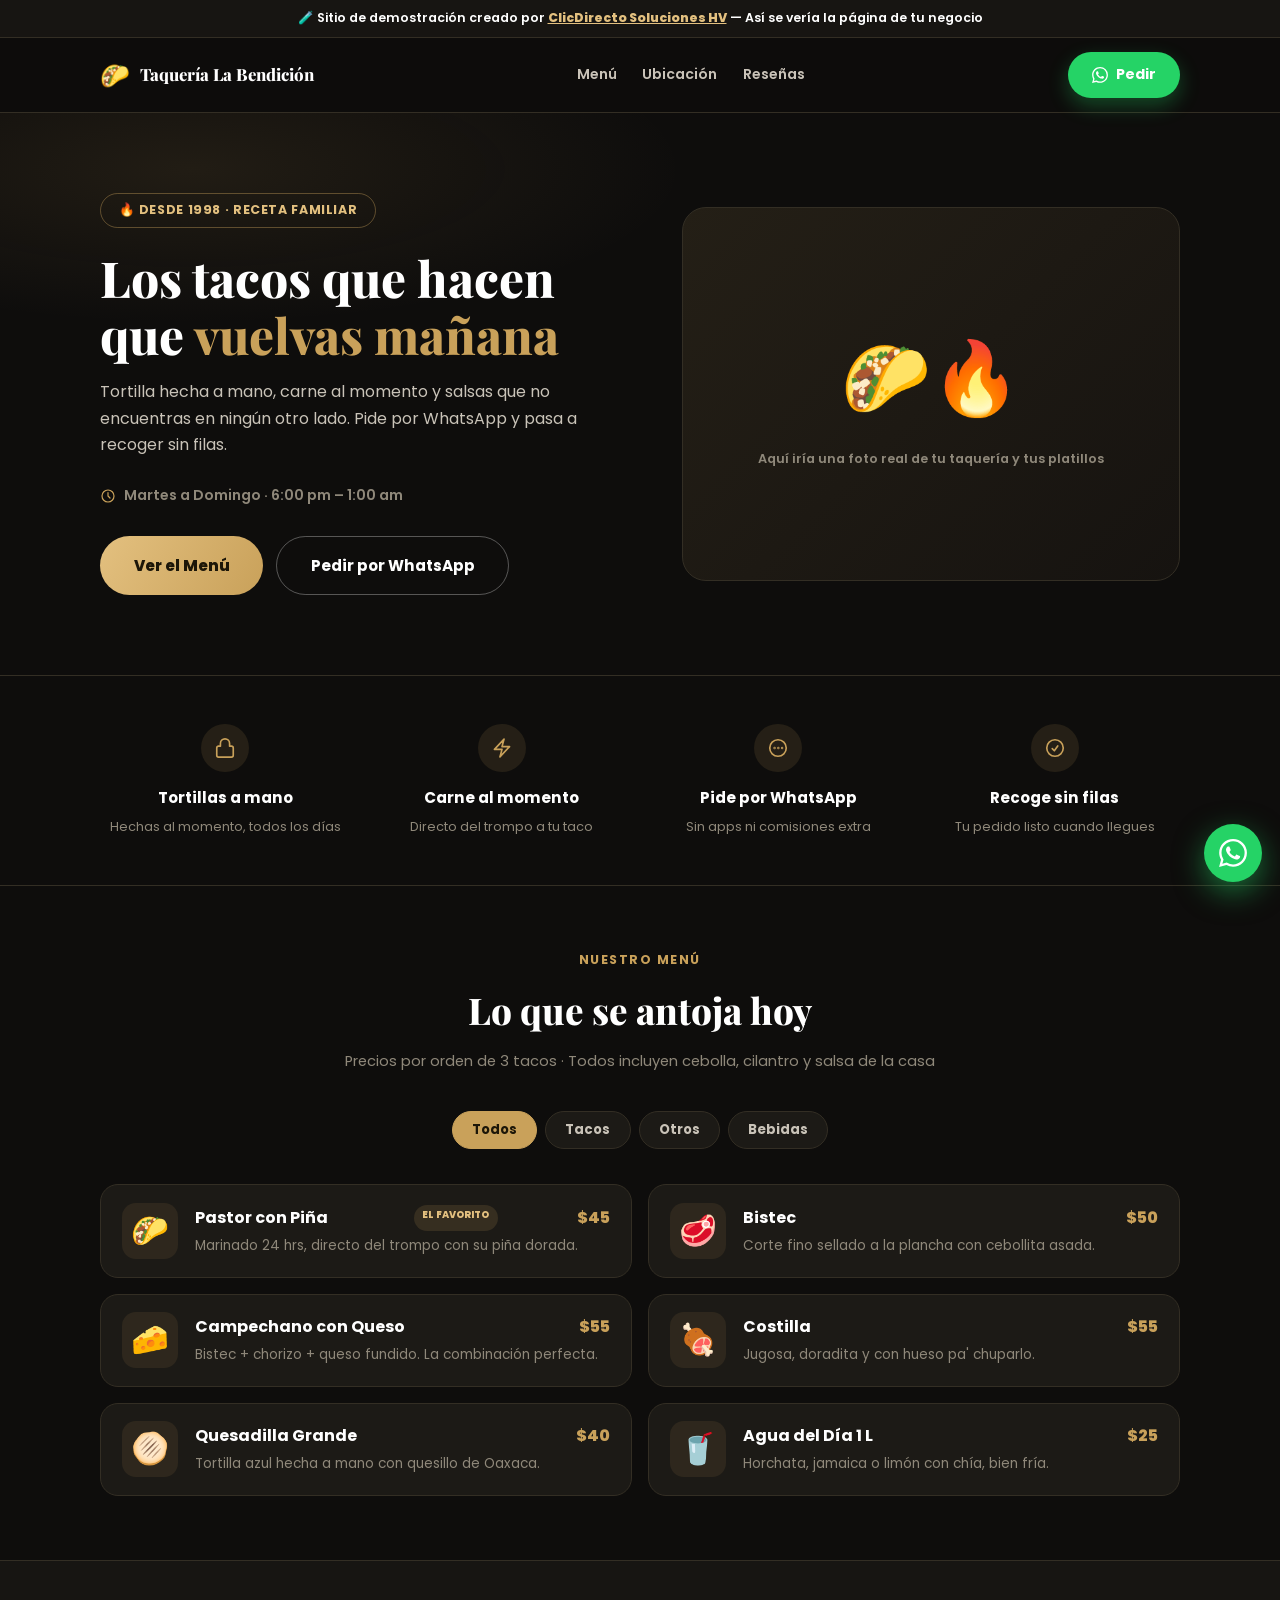
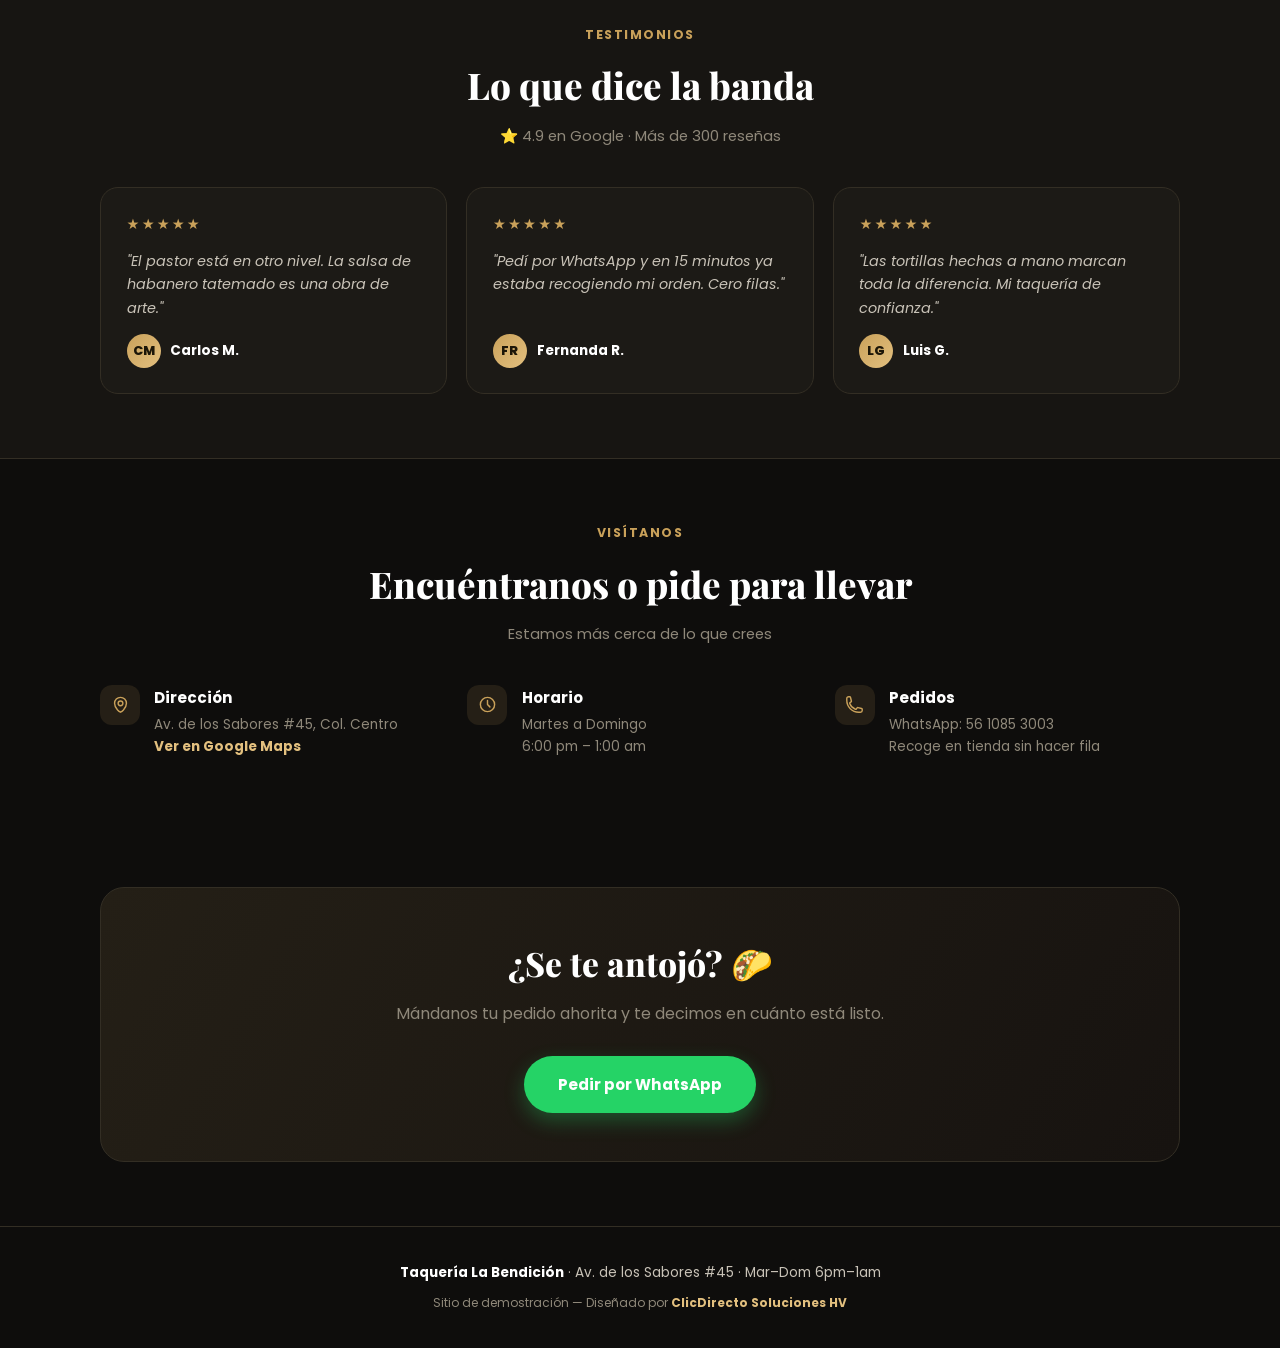
<file: demos/taqueria.html>
<!DOCTYPE html>
<html lang="es">
<head>
  <meta charset="UTF-8">
  <meta name="viewport" content="width=device-width, initial-scale=1.0">
  <title>Taquería La Bendición | Los mejores tacos del barrio — Demo</title>
  <meta name="description" content="Demo de landing page para taquería creada por ClicDirecto Soluciones HV.">
  <meta name="robots" content="noindex">
  <link rel="icon" type="image/svg+xml" href="../assets/favicon.svg">
  <link rel="preconnect" href="https://fonts.googleapis.com">
  <link rel="preconnect" href="https://fonts.gstatic.com" crossorigin>
  <link href="https://fonts.googleapis.com/css2?family=Playfair+Display:wght@700;800;900&family=Poppins:wght@400;500;600;700;800&display=swap" rel="stylesheet">
  <style>
    :root{
      --dorado:#c9a15a; --dorado-claro:#e3c07f; --negro:#0e0d0c; --negro-2:#171512;
      --tarjeta:#1c1a16; --borde:#332e24; --texto:#c9c3b8; --texto-tenue:#8f887a;
      --wa:#25d366;
      --radius:18px;
    }
    *,*::before,*::after{margin:0;padding:0;box-sizing:border-box}
    html{scroll-behavior:smooth}
    body{font-family:'Poppins',system-ui,sans-serif;background:var(--negro);color:var(--texto);line-height:1.65}
    a{text-decoration:none;color:inherit}
    h1,h2,h3{font-family:'Playfair Display',serif}
    .container{width:min(100% - 2.5rem,1080px);margin-inline:auto}

    .demo-bar{background:var(--negro-2);border-bottom:1px solid var(--borde);color:#fff;font-size:.78rem;font-weight:600;text-align:center;padding:.5rem 1rem}
    .demo-bar a{color:var(--dorado-claro);text-decoration:underline;font-weight:800}

    header.top{position:sticky;top:0;z-index:50;background:rgba(14,13,12,.9);backdrop-filter:blur(10px);border-bottom:1px solid var(--borde);padding:.9rem 0}
    .top__inner{display:flex;align-items:center;justify-content:space-between;gap:1rem}
    .brand{display:flex;align-items:center;gap:.6rem;font-weight:800;color:#fff;font-size:1.05rem;font-family:'Playfair Display',serif}
    .brand span{font-size:1.5rem}
    .top__nav{display:none;gap:1.6rem;font-weight:600;font-size:.88rem}
    .top__nav a{transition:.2s}
    .top__nav a:hover{color:var(--dorado)}
    .btn{display:inline-flex;align-items:center;justify-content:center;gap:.5rem;font-weight:700;border-radius:999px;transition:.25s;padding:.7rem 1.5rem;font-size:.88rem}
    .btn--wa{background:var(--wa);color:#fff;box-shadow:0 8px 20px rgba(37,211,102,.3)}
    .btn--wa:hover{transform:translateY(-2px)}
    .btn--wa svg{width:16px;height:16px}
    .btn--gold{background:linear-gradient(120deg,var(--dorado-claro),var(--dorado));color:#1c1608;font-weight:800}
    .btn--gold:hover{transform:translateY(-2px);box-shadow:0 10px 26px rgba(201,161,90,.35)}
    .btn--outline{border:1.5px solid rgba(255,255,255,.3);color:#fff;background:transparent}
    .btn--outline:hover{background:rgba(255,255,255,.08);border-color:rgba(255,255,255,.5)}
    .btn--lg{padding:1rem 2.1rem;font-size:.95rem}

    /* Hero */
    .hero{position:relative;overflow:hidden;padding:3.5rem 0 3rem;background:
      radial-gradient(ellipse 70% 50% at 15% 10%, rgba(201,161,90,.10), transparent 55%),
      var(--negro)}
    .hero__grid{display:grid;grid-template-columns:1fr;gap:2.2rem;align-items:center}
    .hero__badge{display:inline-flex;align-items:center;gap:.4rem;border:1px solid rgba(201,161,90,.4);color:var(--dorado-claro);font-weight:700;font-size:.78rem;padding:.4rem 1.1rem;border-radius:999px;margin-bottom:1.3rem;text-transform:uppercase;letter-spacing:.05em}
    .hero h1{font-size:clamp(2rem,7vw,3.1rem);font-weight:800;line-height:1.15;color:#fff;margin-bottom:1rem}
    .hero h1 em{font-style:normal;color:var(--dorado)}
    .hero p{color:var(--texto);max-width:480px;margin-bottom:1.6rem;font-size:1rem}
    .hero__hours{display:flex;align-items:center;gap:.5rem;color:var(--texto-tenue);font-size:.88rem;font-weight:600;margin-bottom:1.8rem}
    .hero__hours svg{width:16px;height:16px;color:var(--dorado)}
    .hero__actions{display:flex;flex-wrap:wrap;gap:.8rem}
    .hero__photo{position:relative;border-radius:24px;overflow:hidden;border:1px solid var(--borde);background:linear-gradient(135deg,#241f16,#161310);aspect-ratio:4/3;display:flex;flex-direction:column;align-items:center;justify-content:center;gap:.6rem}
    .hero__photo .emoji{font-size:4.5rem}
    .hero__photo span{color:var(--texto-tenue);font-size:.8rem;font-weight:600;text-align:center;padding:0 1.5rem}

    /* Features */
    .features{padding:3rem 0;border-top:1px solid var(--borde);border-bottom:1px solid var(--borde)}
    .features__grid{display:grid;grid-template-columns:repeat(2,1fr);gap:1.6rem;text-align:center}
    .feature__icon{width:48px;height:48px;margin:0 auto .8rem;border-radius:50%;background:rgba(201,161,90,.12);color:var(--dorado);display:grid;place-items:center}
    .feature__icon svg{width:22px;height:22px}
    .feature h3{font-size:.95rem;color:#fff;margin-bottom:.35rem;font-family:'Poppins',sans-serif;font-weight:700}
    .feature p{font-size:.8rem;color:var(--texto-tenue)}

    .section{padding:4rem 0}
    .sec-eyebrow{display:block;text-align:center;color:var(--dorado);font-weight:700;font-size:.78rem;text-transform:uppercase;letter-spacing:.12em;margin-bottom:.6rem}
    .sec-title{text-align:center;font-size:clamp(1.6rem,4.5vw,2.3rem);font-weight:800;color:#fff;margin-bottom:.5rem}
    .sec-sub{text-align:center;margin-bottom:2.4rem;color:var(--texto-tenue);font-size:.92rem}

    /* Menú */
    .tabs{display:flex;flex-wrap:wrap;justify-content:center;gap:.5rem;margin-bottom:2.2rem}
    .tab{flex-shrink:0;padding:.5rem 1.2rem;border-radius:999px;background:var(--tarjeta);border:1px solid var(--borde);font-size:.82rem;font-weight:700;color:var(--texto);cursor:pointer;transition:.2s;font-family:inherit}
    .tab.active,.tab:hover{background:var(--dorado);border-color:var(--dorado);color:#1c1608}
    .menu-grid{display:grid;grid-template-columns:1fr;gap:1rem}
    .platillo{display:flex;align-items:center;gap:1.1rem;background:var(--tarjeta);border:1px solid var(--borde);border-radius:var(--radius);padding:1.1rem 1.3rem;transition:.25s}
    .platillo:hover{transform:translateY(-3px);border-color:var(--dorado)}
    .platillo__emoji{width:56px;height:56px;flex-shrink:0;border-radius:14px;background:rgba(201,161,90,.1);display:grid;place-items:center;font-size:1.9rem}
    .platillo__info{flex-grow:1;min-width:0}
    .platillo__nombre{font-weight:700;color:#fff;display:flex;justify-content:space-between;gap:.8rem;font-size:1rem;font-family:'Poppins',sans-serif}
    .platillo__nombre b{color:var(--dorado);white-space:nowrap;font-weight:800}
    .platillo__desc{font-size:.85rem;color:var(--texto-tenue);margin-top:.2rem}
    .pop{display:inline-block;background:rgba(201,161,90,.15);color:var(--dorado-claro);font-size:.6rem;font-weight:800;padding:.15rem .55rem;border-radius:999px;text-transform:uppercase;margin-left:.4rem;vertical-align:middle}

    /* Reseñas */
    .resenas{background:var(--negro-2);border-top:1px solid var(--borde);border-bottom:1px solid var(--borde)}
    .resenas__grid{display:grid;grid-template-columns:1fr;gap:1.2rem}
    .resena{background:var(--tarjeta);border:1px solid var(--borde);border-radius:var(--radius);padding:1.6rem;display:flex;flex-direction:column;gap:.8rem}
    .resena__stars{color:var(--dorado);letter-spacing:.15em;font-size:.9rem}
    .resena p{font-size:.9rem;font-style:italic;color:var(--texto)}
    .resena footer{display:flex;align-items:center;gap:.6rem;margin-top:auto}
    .resena__avatar{width:34px;height:34px;border-radius:50%;background:linear-gradient(135deg,var(--dorado),var(--dorado-claro));color:#1c1608;font-weight:800;font-size:.8rem;display:grid;place-items:center;flex-shrink:0}
    .resena__nombre{font-weight:700;color:#fff;font-size:.85rem}

    /* Ubicación */
    .datos__grid{display:grid;grid-template-columns:1fr;gap:1.4rem}
    .dato{display:flex;gap:.9rem;align-items:flex-start}
    .dato__icon{width:40px;height:40px;flex-shrink:0;border-radius:12px;background:rgba(201,161,90,.12);color:var(--dorado);display:grid;place-items:center}
    .dato__icon svg{width:19px;height:19px}
    .dato h3{font-size:.95rem;color:#fff;margin-bottom:.25rem;font-family:'Poppins',sans-serif;font-weight:700}
    .dato p{font-size:.85rem;color:var(--texto-tenue)}
    .dato a{color:var(--dorado-claro);font-weight:700}

    .cta-final{text-align:center;background:linear-gradient(120deg,#241f16,#171310);border:1px solid var(--borde);border-radius:24px;padding:3rem 1.5rem;position:relative;overflow:hidden}
    .cta-final h2{font-size:clamp(1.5rem,4vw,2.1rem);font-weight:800;color:#fff;margin-bottom:.6rem}
    .cta-final p{color:var(--texto-tenue);margin-bottom:1.8rem}

    footer.pie{text-align:center;padding:2.2rem 1rem;font-size:.85rem;border-top:1px solid var(--borde)}
    footer.pie strong{color:#fff}
    footer.pie .credit{margin-top:.5rem;font-size:.75rem;color:var(--texto-tenue)}
    footer.pie .credit a{color:var(--dorado-claro);font-weight:700}

    .fab-wa{position:fixed;right:1.1rem;bottom:1.1rem;z-index:100;width:58px;height:58px;border-radius:50%;background:var(--wa);display:grid;place-items:center;box-shadow:0 10px 30px rgba(37,211,102,.5);transition:.25s;animation:pulso 2.4s infinite}
    .fab-wa:hover{transform:scale(1.1)}
    .fab-wa svg{width:28px;height:28px;color:#fff}
    @keyframes pulso{50%{box-shadow:0 10px 30px rgba(37,211,102,.5),0 0 0 14px rgba(37,211,102,.12)}}

    @media(min-width:640px){
      .top__nav{display:flex}
      .features__grid{grid-template-columns:repeat(4,1fr)}
      .menu-grid{grid-template-columns:repeat(2,1fr)}
      .resenas__grid{grid-template-columns:repeat(3,1fr)}
      .datos__grid{grid-template-columns:repeat(3,1fr)}
    }
    @media(min-width:900px){
      .hero__grid{grid-template-columns:1.1fr 1fr}
      .hero{padding:5rem 0}
    }
  </style>
</head>
<body>
  <div class="demo-bar">🧪 Sitio de demostración creado por <a href="../index.html#portafolio">ClicDirecto Soluciones HV</a> — Así se vería la página de tu negocio</div>

  <header class="top">
    <div class="container top__inner">
      <div class="brand"><span>🌮</span> Taquería La Bendición</div>
      <nav class="top__nav">
        <a href="#menu">Menú</a>
        <a href="#ubicacion">Ubicación</a>
        <a href="#resenas">Reseñas</a>
      </nav>
      <a class="btn btn--wa" href="https://wa.me/525610853003?text=Hola%2C%20quiero%20hacer%20un%20pedido%20(demo)" target="_blank" rel="noopener">
        <svg viewBox="0 0 24 24" fill="currentColor"><path d="M17.472 14.382c-.297-.149-1.758-.867-2.03-.967-.273-.099-.471-.148-.67.15-.197.297-.767.966-.94 1.164-.173.199-.347.223-.644.075-.297-.15-1.255-.463-2.39-1.475-.883-.788-1.48-1.761-1.653-2.059-.173-.297-.018-.458.13-.606.134-.133.297-.347.446-.52.149-.174.198-.298.297-.497.1-.198.05-.371-.025-.52-.074-.149-.668-1.612-.916-2.207-.242-.579-.487-.5-.669-.51l-.57-.01c-.198 0-.52.074-.792.372-.272.297-1.04 1.016-1.04 2.479 0 1.462 1.065 2.875 1.213 3.074.149.198 2.096 3.2 5.077 4.487.71.306 1.263.489 1.694.625.712.227 1.36.195 1.871.118.571-.085 1.758-.719 2.006-1.413.248-.694.248-1.289.173-1.413-.074-.124-.272-.198-.57-.347m-5.421 7.403h-.004a9.87 9.87 0 0 1-5.031-1.378l-.361-.214-3.741.982.998-3.648-.235-.374a9.86 9.86 0 0 1-1.51-5.26c.001-5.45 4.436-9.884 9.888-9.884 2.64 0 5.122 1.03 6.988 2.898a9.825 9.825 0 0 1 2.893 6.994c-.003 5.45-4.437 9.884-9.885 9.884m8.413-18.297A11.815 11.815 0 0 0 12.05 0C5.495 0 .16 5.335.157 11.892c0 2.096.547 4.142 1.588 5.945L.057 24l6.305-1.654a11.882 11.882 0 0 0 5.683 1.448h.005c6.554 0 11.89-5.335 11.893-11.893A11.821 11.821 0 0 0 20.465 3.488"/></svg>
        Pedir
      </a>
    </div>
  </header>

  <section class="hero">
    <div class="container hero__grid">
      <div>
        <span class="hero__badge">🔥 Desde 1998 · Receta familiar</span>
        <h1>Los tacos que hacen<br>que <em>vuelvas mañana</em></h1>
        <p>Tortilla hecha a mano, carne al momento y salsas que no encuentras en ningún otro lado. Pide por WhatsApp y pasa a recoger sin filas.</p>
        <div class="hero__hours">
          <svg viewBox="0 0 24 24" fill="none" stroke="currentColor" stroke-width="1.8" stroke-linecap="round" stroke-linejoin="round"><circle cx="12" cy="12" r="9"/><path d="M12 7v5l3 3"/></svg>
          Martes a Domingo · 6:00 pm – 1:00 am
        </div>
        <div class="hero__actions">
          <a class="btn btn--gold btn--lg" href="#menu">Ver el Menú</a>
          <a class="btn btn--outline btn--lg" href="https://wa.me/525610853003?text=Hola%2C%20quiero%20hacer%20un%20pedido%20(demo)" target="_blank" rel="noopener">Pedir por WhatsApp</a>
        </div>
      </div>
      <div class="hero__photo">
        <span class="emoji">🌮🔥</span>
        <span>Aquí iría una foto real de tu taquería y tus platillos</span>
      </div>
    </div>
  </section>

  <section class="features">
    <div class="container features__grid">
      <div class="feature">
        <div class="feature__icon"><svg viewBox="0 0 24 24" fill="none" stroke="currentColor" stroke-width="1.8" stroke-linecap="round" stroke-linejoin="round"><path d="M12 2a5 5 0 0 0-5 5v3H5a2 2 0 0 0-2 2v8a2 2 0 0 0 2 2h14a2 2 0 0 0 2-2v-8a2 2 0 0 0-2-2h-2V7a5 5 0 0 0-5-5Z"/></svg></div>
        <h3>Tortillas a mano</h3>
        <p>Hechas al momento, todos los días</p>
      </div>
      <div class="feature">
        <div class="feature__icon"><svg viewBox="0 0 24 24" fill="none" stroke="currentColor" stroke-width="1.8" stroke-linecap="round" stroke-linejoin="round"><path d="m3.75 13.5 10.5-11.25L12 10.5h8.25L9.75 21.75 12 13.5H3.75Z"/></svg></div>
        <h3>Carne al momento</h3>
        <p>Directo del trompo a tu taco</p>
      </div>
      <div class="feature">
        <div class="feature__icon"><svg viewBox="0 0 24 24" fill="none" stroke="currentColor" stroke-width="1.8" stroke-linecap="round" stroke-linejoin="round"><path d="M8.625 12a.375.375 0 1 1-.75 0 .375.375 0 0 1 .75 0Zm4.125 0a.375.375 0 1 1-.75 0 .375.375 0 0 1 .75 0Zm4.125 0a.375.375 0 1 1-.75 0 .375.375 0 0 1 .75 0Z"/><circle cx="12" cy="12" r="9"/></svg></div>
        <h3>Pide por WhatsApp</h3>
        <p>Sin apps ni comisiones extra</p>
      </div>
      <div class="feature">
        <div class="feature__icon"><svg viewBox="0 0 24 24" fill="none" stroke="currentColor" stroke-width="1.8" stroke-linecap="round" stroke-linejoin="round"><path d="M9 12.75 11.25 15 15 9.75M21 12a9 9 0 1 1-18 0 9 9 0 0 1 18 0Z"/></svg></div>
        <h3>Recoge sin filas</h3>
        <p>Tu pedido listo cuando llegues</p>
      </div>
    </div>
  </section>

  <section class="section" id="menu">
    <div class="container">
      <span class="sec-eyebrow">Nuestro menú</span>
      <h2 class="sec-title">Lo que se antoja hoy</h2>
      <p class="sec-sub">Precios por orden de 3 tacos · Todos incluyen cebolla, cilantro y salsa de la casa</p>

      <div class="tabs" id="tabs">
        <button class="tab active" data-cat="todos">Todos</button>
        <button class="tab" data-cat="tacos">Tacos</button>
        <button class="tab" data-cat="otros">Otros</button>
        <button class="tab" data-cat="bebidas">Bebidas</button>
      </div>

      <div class="menu-grid" id="menuGrid">
        <article class="platillo" data-cat="tacos"><span class="platillo__emoji">🌮</span><div class="platillo__info"><h3 class="platillo__nombre">Pastor con Piña<span class="pop">El favorito</span> <b>$45</b></h3><p class="platillo__desc">Marinado 24 hrs, directo del trompo con su piña dorada.</p></div></article>
        <article class="platillo" data-cat="tacos"><span class="platillo__emoji">🥩</span><div class="platillo__info"><h3 class="platillo__nombre">Bistec <b>$50</b></h3><p class="platillo__desc">Corte fino sellado a la plancha con cebollita asada.</p></div></article>
        <article class="platillo" data-cat="tacos"><span class="platillo__emoji">🧀</span><div class="platillo__info"><h3 class="platillo__nombre">Campechano con Queso <b>$55</b></h3><p class="platillo__desc">Bistec + chorizo + queso fundido. La combinación perfecta.</p></div></article>
        <article class="platillo" data-cat="tacos"><span class="platillo__emoji">🍖</span><div class="platillo__info"><h3 class="platillo__nombre">Costilla <b>$55</b></h3><p class="platillo__desc">Jugosa, doradita y con hueso pa' chuparlo.</p></div></article>
        <article class="platillo" data-cat="otros"><span class="platillo__emoji">🫓</span><div class="platillo__info"><h3 class="platillo__nombre">Quesadilla Grande <b>$40</b></h3><p class="platillo__desc">Tortilla azul hecha a mano con quesillo de Oaxaca.</p></div></article>
        <article class="platillo" data-cat="bebidas"><span class="platillo__emoji">🥤</span><div class="platillo__info"><h3 class="platillo__nombre">Agua del Día 1 L <b>$25</b></h3><p class="platillo__desc">Horchata, jamaica o limón con chía, bien fría.</p></div></article>
      </div>
    </div>
  </section>

  <section class="section resenas" id="resenas">
    <div class="container">
      <span class="sec-eyebrow">Testimonios</span>
      <h2 class="sec-title">Lo que dice la banda</h2>
      <p class="sec-sub">⭐ 4.9 en Google · Más de 300 reseñas</p>
      <div class="resenas__grid">
        <article class="resena">
          <div class="resena__stars">★★★★★</div>
          <p>"El pastor está en otro nivel. La salsa de habanero tatemado es una obra de arte."</p>
          <footer><span class="resena__avatar">CM</span><span class="resena__nombre">Carlos M.</span></footer>
        </article>
        <article class="resena">
          <div class="resena__stars">★★★★★</div>
          <p>"Pedí por WhatsApp y en 15 minutos ya estaba recogiendo mi orden. Cero filas."</p>
          <footer><span class="resena__avatar">FR</span><span class="resena__nombre">Fernanda R.</span></footer>
        </article>
        <article class="resena">
          <div class="resena__stars">★★★★★</div>
          <p>"Las tortillas hechas a mano marcan toda la diferencia. Mi taquería de confianza."</p>
          <footer><span class="resena__avatar">LG</span><span class="resena__nombre">Luis G.</span></footer>
        </article>
      </div>
    </div>
  </section>

  <section class="section" id="ubicacion">
    <div class="container">
      <span class="sec-eyebrow">Visítanos</span>
      <h2 class="sec-title">Encuéntranos o pide para llevar</h2>
      <p class="sec-sub">Estamos más cerca de lo que crees</p>
      <div class="datos__grid">
        <div class="dato">
          <div class="dato__icon"><svg viewBox="0 0 24 24" fill="none" stroke="currentColor" stroke-width="1.8" stroke-linecap="round" stroke-linejoin="round"><path d="M15 10.5a3 3 0 1 1-6 0 3 3 0 0 1 6 0Z"/><path d="M19.5 10.5c0 7.142-7.5 11.25-7.5 11.25S4.5 17.642 4.5 10.5a7.5 7.5 0 1 1 15 0Z"/></svg></div>
          <div><h3>Dirección</h3><p>Av. de los Sabores #45, Col. Centro<br><a href="https://maps.google.com/?q=taqueria" target="_blank" rel="noopener">Ver en Google Maps</a></p></div>
        </div>
        <div class="dato">
          <div class="dato__icon"><svg viewBox="0 0 24 24" fill="none" stroke="currentColor" stroke-width="1.8" stroke-linecap="round" stroke-linejoin="round"><circle cx="12" cy="12" r="9"/><path d="M12 7v5l3 3"/></svg></div>
          <div><h3>Horario</h3><p>Martes a Domingo<br>6:00 pm – 1:00 am</p></div>
        </div>
        <div class="dato">
          <div class="dato__icon"><svg viewBox="0 0 24 24" fill="none" stroke="currentColor" stroke-width="1.8" stroke-linecap="round" stroke-linejoin="round"><path d="M2.25 6.75c0 8.284 6.716 15 15 15h2.25a2.25 2.25 0 0 0 2.25-2.25v-1.372c0-.516-.351-.966-.852-1.091l-4.423-1.106c-.44-.11-.902.055-1.173.417l-.97 1.293c-.282.376-.769.542-1.21.38a12.035 12.035 0 0 1-7.143-7.143c-.162-.441.004-.928.38-1.21l1.293-.97c.363-.271.527-.734.417-1.173L6.963 3.102a1.125 1.125 0 0 0-1.091-.852H4.5A2.25 2.25 0 0 0 2.25 4.5v2.25Z"/></svg></div>
          <div><h3>Pedidos</h3><p>WhatsApp: 56 1085 3003<br>Recoge en tienda sin hacer fila</p></div>
        </div>
      </div>
    </div>
  </section>

  <section class="section">
    <div class="container">
      <div class="cta-final">
        <h2>¿Se te antojó? 🌮</h2>
        <p>Mándanos tu pedido ahorita y te decimos en cuánto está listo.</p>
        <a class="btn btn--wa btn--lg" href="https://wa.me/525610853003?text=Hola%2C%20quiero%20hacer%20un%20pedido%20(demo)" target="_blank" rel="noopener">Pedir por WhatsApp</a>
      </div>
    </div>
  </section>

  <footer class="pie">
    <p><strong>Taquería La Bendición</strong> · Av. de los Sabores #45 · Mar–Dom 6pm–1am</p>
    <p class="credit">Sitio de demostración — Diseñado por <a href="../index.html">ClicDirecto Soluciones HV</a></p>
  </footer>

  <a class="fab-wa" href="https://wa.me/525610853003?text=Hola%2C%20quiero%20hacer%20un%20pedido%20(demo)" target="_blank" rel="noopener" aria-label="Pedir por WhatsApp">
    <svg viewBox="0 0 24 24" fill="currentColor"><path d="M17.472 14.382c-.297-.149-1.758-.867-2.03-.967-.273-.099-.471-.148-.67.15-.197.297-.767.966-.94 1.164-.173.199-.347.223-.644.075-.297-.15-1.255-.463-2.39-1.475-.883-.788-1.48-1.761-1.653-2.059-.173-.297-.018-.458.13-.606.134-.133.297-.347.446-.52.149-.174.198-.298.297-.497.1-.198.05-.371-.025-.52-.074-.149-.668-1.612-.916-2.207-.242-.579-.487-.5-.669-.51l-.57-.01c-.198 0-.52.074-.792.372-.272.297-1.04 1.016-1.04 2.479 0 1.462 1.065 2.875 1.213 3.074.149.198 2.096 3.2 5.077 4.487.71.306 1.263.489 1.694.625.712.227 1.36.195 1.871.118.571-.085 1.758-.719 2.006-1.413.248-.694.248-1.289.173-1.413-.074-.124-.272-.198-.57-.347m-5.421 7.403h-.004a9.87 9.87 0 0 1-5.031-1.378l-.361-.214-3.741.982.998-3.648-.235-.374a9.86 9.86 0 0 1-1.51-5.26c.001-5.45 4.436-9.884 9.888-9.884 2.64 0 5.122 1.03 6.988 2.898a9.825 9.825 0 0 1 2.893 6.994c-.003 5.45-4.437 9.884-9.885 9.884m8.413-18.297A11.815 11.815 0 0 0 12.05 0C5.495 0 .16 5.335.157 11.892c0 2.096.547 4.142 1.588 5.945L.057 24l6.305-1.654a11.882 11.882 0 0 0 5.683 1.448h.005c6.554 0 11.89-5.335 11.893-11.893A11.821 11.821 0 0 0 20.465 3.488"/></svg>
  </a>

  <script>
    const tabs = document.getElementById('tabs');
    const items = document.querySelectorAll('#menuGrid .platillo');
    tabs.addEventListener('click', (e) => {
      const btn = e.target.closest('.tab');
      if (!btn) return;
      tabs.querySelectorAll('.tab').forEach(b => b.classList.remove('active'));
      btn.classList.add('active');
      const cat = btn.dataset.cat;
      items.forEach(el => {
        el.style.display = (cat === 'todos' || el.dataset.cat === cat) ? 'flex' : 'none';
      });
    });
  </script>
</body>
</html>
</file>
